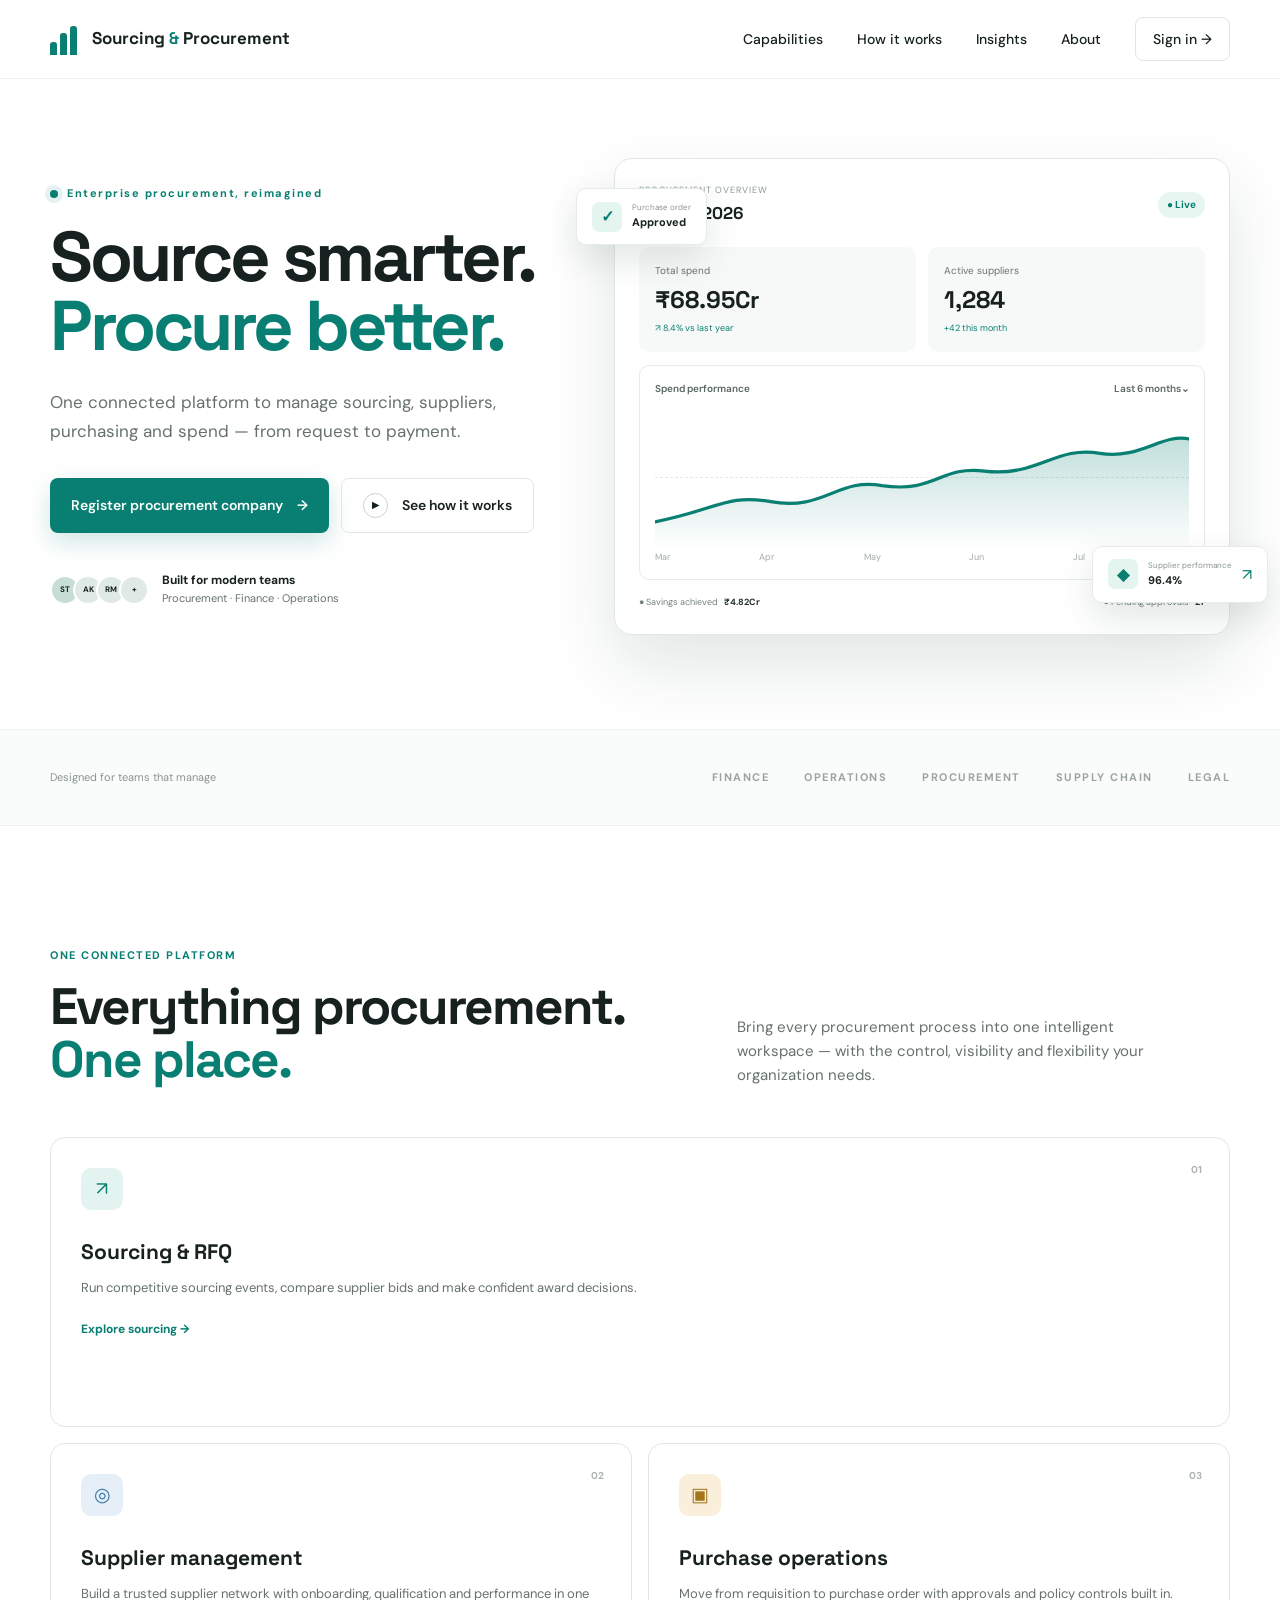
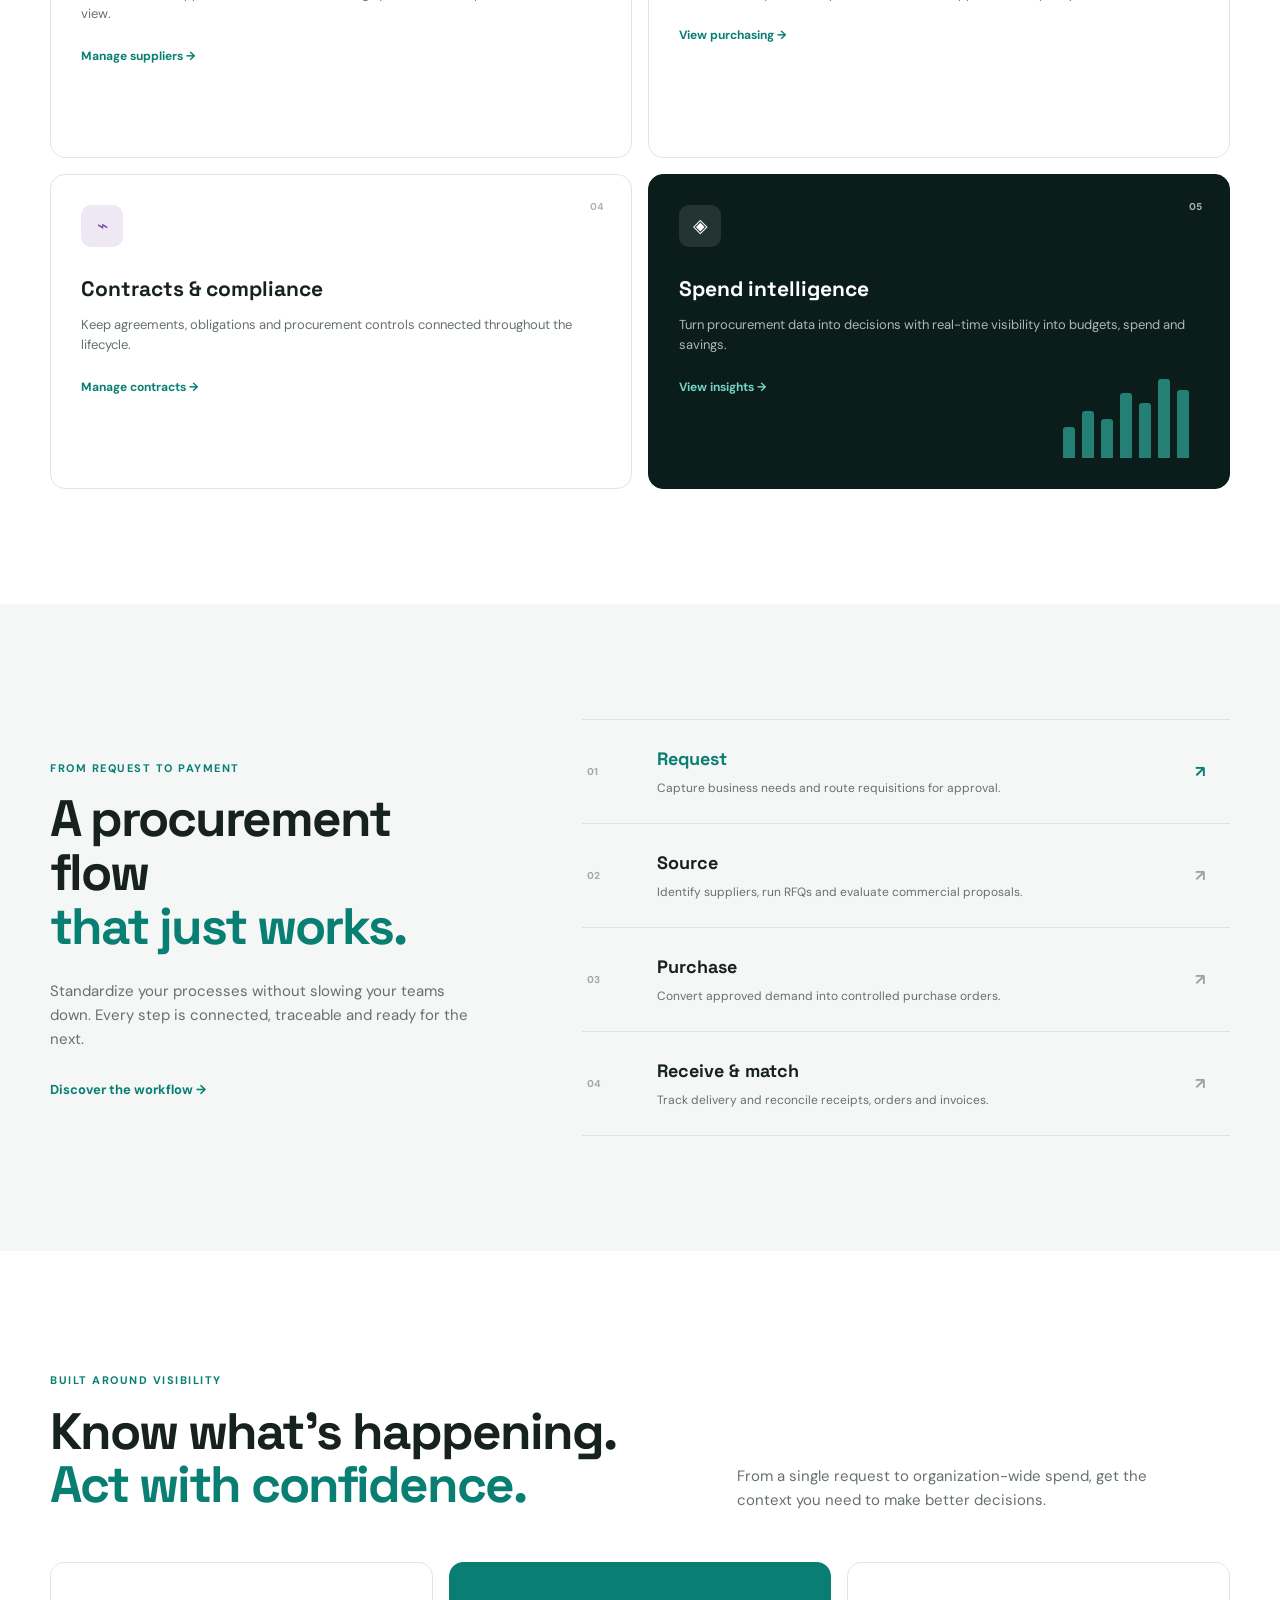
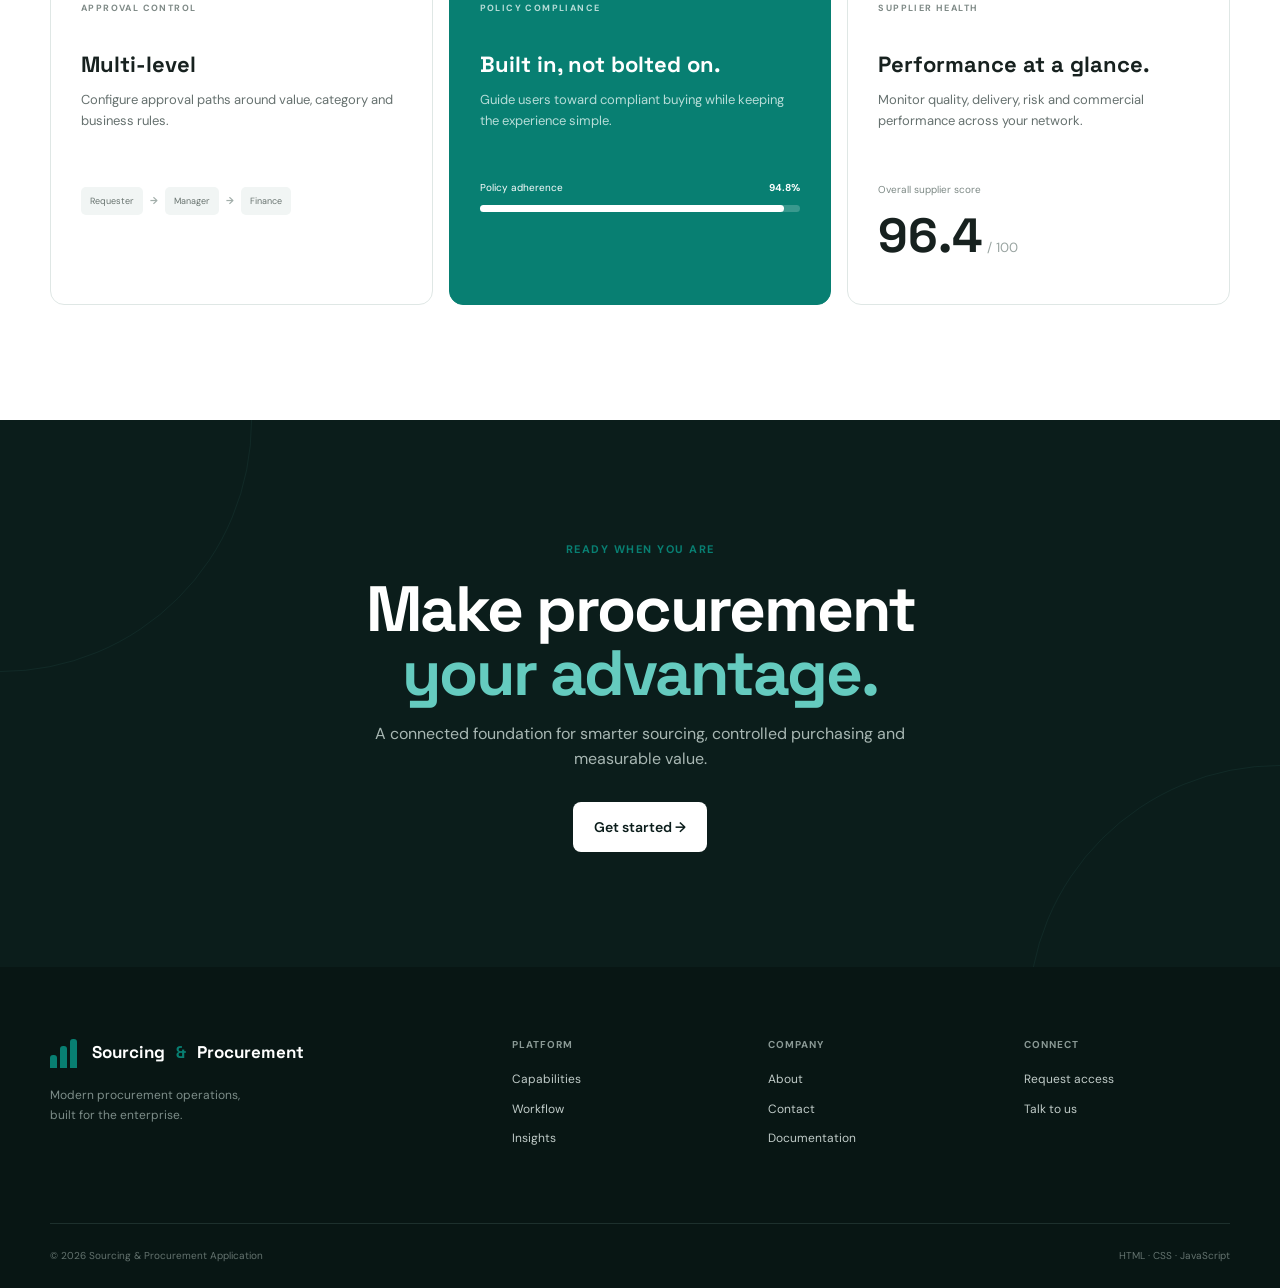
<file: spo-ui/index.html>
<!DOCTYPE html>
<html lang="en">
<head>
    <meta charset="UTF-8">
    <meta name="viewport" content="width=device-width, initial-scale=1.0">

    <meta name="description"
          content="Sourcing & Procurement Application - Modern enterprise procurement platform">

    <title>Sourcing & Procurement</title>

    <link rel="preconnect" href="https://fonts.googleapis.com">
    <link rel="preconnect" href="https://fonts.gstatic.com" crossorigin>

    <link
        href="https://fonts.googleapis.com/css2?family=DM+Sans:wght@400;500;600;700&family=Space+Grotesk:wght@500;600;700&display=swap"
        rel="stylesheet"
    >

    <link rel="stylesheet" href="css/style.css">
</head>

<body>

<div class="page">

    <!-- ================= HEADER ================= -->

    <header class="header">

        <nav class="navbar container">

            <a href="#" class="logo">
                <span class="logo-icon">
                    <span></span>
                    <span></span>
                    <span></span>
                </span>

                <span>
                    Sourcing
                    <strong>&amp;</strong>
                    Procurement
                </span>
            </a>

            <button
                class="menu-toggle"
                id="menuToggle"
                aria-label="Toggle navigation"
            >
                ☰
            </button>

            <div class="nav-links" id="navLinks">

                <a href="#capabilities">Capabilities</a>

                <a href="#workflow">How it works</a>

                <a href="#insights">Insights</a>

                <a href="#about">About</a>

                <a href="login.html" class="nav-button">
                    Sign in →
                </a>

            </div>

        </nav>

    </header>


    <!-- ================= HERO ================= -->

    <main>

        <section class="hero container">

            <div class="hero-content">

                <div class="eyebrow">
                    <span class="pulse"></span>

                    Enterprise procurement, reimagined
                </div>

                <h1>
                    Source smarter.
                    <br>

                    <span>Procure better.</span>
                </h1>

                <p>
                    One connected platform to manage sourcing,
                    suppliers, purchasing and spend —
                    from request to payment.
                </p>

                <div class="hero-actions">

                   <a href="onboarding.html" class="button primary">
                        Register procurement company
                        <span>→</span>
                    </a>

                    <a href="#workflow" class="button secondary">
                        <span class="play">▶</span>
                        See how it works
                    </a>

                </div>

                <div class="hero-proof">

                    <div class="avatars">

                        <span>ST</span>
                        <span>AK</span>
                        <span>RM</span>
                        <span>+</span>

                    </div>

                    <div>
                        <strong>Built for modern teams</strong>

                        <small>
                            Procurement · Finance · Operations
                        </small>
                    </div>

                </div>

            </div>


            <!-- Dashboard Preview -->

            <div class="dashboard-wrapper">

                <div class="dashboard">

                    <div class="dashboard-header">

                        <div>

                            <small>PROCUREMENT OVERVIEW</small>

                            <h3>August 2026</h3>

                        </div>

                        <span class="live">
                            ● Live
                        </span>

                    </div>


                    <div class="metrics">

                        <div class="metric">

                            <span>Total spend</span>

                            <strong>₹68.95Cr</strong>

                            <small class="positive">
                                ↗ 8.4% vs last year
                            </small>

                        </div>


                        <div class="metric">

                            <span>Active suppliers</span>

                            <strong>1,284</strong>

                            <small class="positive">
                                +42 this month
                            </small>

                        </div>

                    </div>


                    <div class="chart-card">

                        <div class="chart-header">

                            <span>
                                Spend performance
                            </span>

                            <span>
                                Last 6 months⌄
                            </span>

                        </div>

                        <div class="chart">

                            <div class="chart-line"></div>

                            <svg
                                viewBox="0 0 600 180"
                                preserveAspectRatio="none"
                            >

                                <defs>

                                    <linearGradient
                                        id="chartGradient"
                                        x1="0"
                                        y1="0"
                                        x2="0"
                                        y2="1"
                                    >

                                        <stop
                                            offset="0%"
                                            stop-color="#087f72"
                                            stop-opacity=".25"
                                        />

                                        <stop
                                            offset="100%"
                                            stop-color="#087f72"
                                            stop-opacity="0"
                                        />

                                    </linearGradient>

                                </defs>


                                <path
                                    d="M0 145
                                       C70 130 80 110 130 120
                                       C190 132 205 90 255 100
                                       C315 110 320 75 370 82
                                       C430 90 450 50 500 60
                                       C545 68 570 35 600 42
                                       L600 180
                                       L0 180 Z"
                                    fill="url(#chartGradient)"
                                />

                                <path
                                    d="M0 145
                                       C70 130 80 110 130 120
                                       C190 132 205 90 255 100
                                       C315 110 320 75 370 82
                                       C430 90 450 50 500 60
                                       C545 68 570 35 600 42"
                                    fill="none"
                                    stroke="#087f72"
                                    stroke-width="4"
                                    stroke-linecap="round"
                                />

                            </svg>

                        </div>


                        <div class="chart-labels">

                            <span>Mar</span>
                            <span>Apr</span>
                            <span>May</span>
                            <span>Jun</span>
                            <span>Jul</span>
                            <span>Aug</span>

                        </div>

                    </div>


                    <div class="dashboard-footer">

                        <span>
                            ● Savings achieved
                            <strong>₹4.82Cr</strong>
                        </span>

                        <span>
                            ● Pending approvals
                            <strong>27</strong>
                        </span>

                    </div>

                </div>


                <div class="floating-card approval">

                    <span class="floating-icon">✓</span>

                    <div>

                        <small>Purchase order</small>

                        <strong>Approved</strong>

                    </div>

                </div>


                <div class="floating-card supplier">

                    <span class="floating-icon">◆</span>

                    <div>

                        <small>Supplier performance</small>

                        <strong>96.4%</strong>

                    </div>

                    <span class="trend">↗</span>

                </div>

            </div>

        </section>


        <!-- ================= TRUST ================= -->

        <section class="trust-section">

            <div class="container trust">

                <span>Designed for teams that manage</span>

                <div>

                    <strong>FINANCE</strong>

                    <strong>OPERATIONS</strong>

                    <strong>PROCUREMENT</strong>

                    <strong>SUPPLY CHAIN</strong>

                    <strong>LEGAL</strong>

                </div>

            </div>

        </section>


        <!-- ================= CAPABILITIES ================= -->

        <section
            class="section container"
            id="capabilities"
        >

            <div class="section-heading">

                <div>

                    <small>ONE CONNECTED PLATFORM</small>

                    <h2>
                        Everything procurement.
                        <br>

                        <span>One place.</span>
                    </h2>

                </div>

                <p>
                    Bring every procurement process into one
                    intelligent workspace — with the control,
                    visibility and flexibility your organization needs.
                </p>

            </div>


            <div class="capability-grid">


                <article class="capability-card large">

                    <span class="card-number">01</span>

                    <div class="feature-icon teal">
                        ↗
                    </div>

                    <h3>Sourcing &amp; RFQ</h3>

                    <p>
                        Run competitive sourcing events,
                        compare supplier bids and make
                        confident award decisions.
                    </p>

                    <a href="#">
                        Explore sourcing →
                    </a>

                </article>


                <article class="capability-card">

                    <span class="card-number">02</span>

                    <div class="feature-icon blue">
                        ◎
                    </div>

                    <h3>Supplier management</h3>

                    <p>
                        Build a trusted supplier network with
                        onboarding, qualification and performance
                        in one view.
                    </p>

                    <a href="#">
                        Manage suppliers →
                    </a>

                </article>


                <article class="capability-card">

                    <span class="card-number">03</span>

                    <div class="feature-icon gold">
                        ▣
                    </div>

                    <h3>Purchase operations</h3>

                    <p>
                        Move from requisition to purchase order
                        with approvals and policy controls built in.
                    </p>

                    <a href="#">
                        View purchasing →
                    </a>

                </article>


                <article class="capability-card">

                    <span class="card-number">04</span>

                    <div class="feature-icon purple">
                        ⌁
                    </div>

                    <h3>Contracts &amp; compliance</h3>

                    <p>
                        Keep agreements, obligations and
                        procurement controls connected throughout
                        the lifecycle.
                    </p>

                    <a href="#">
                        Manage contracts →
                    </a>

                </article>


                <article class="capability-card dark">

                    <span class="card-number">05</span>

                    <div class="feature-icon white">
                        ◈
                    </div>

                    <h3>Spend intelligence</h3>

                    <p>
                        Turn procurement data into decisions with
                        real-time visibility into budgets, spend
                        and savings.
                    </p>

                    <a href="#">
                        View insights →
                    </a>

                    <div class="bars">

                        <span></span>
                        <span></span>
                        <span></span>
                        <span></span>
                        <span></span>
                        <span></span>
                        <span></span>

                    </div>

                </article>

            </div>

        </section>


        <!-- ================= WORKFLOW ================= -->

        <section
            class="workflow"
            id="workflow"
        >

            <div class="container workflow-grid">

                <div>

                    <small>FROM REQUEST TO PAYMENT</small>

                    <h2>
                        A procurement flow
                        <br>

                        <span>that just works.</span>
                    </h2>

                    <p>
                        Standardize your processes without slowing
                        your teams down. Every step is connected,
                        traceable and ready for the next.
                    </p>

                    <a href="#" class="text-link">
                        Discover the workflow →
                    </a>

                </div>


                <div class="steps">

                    <div class="step active">

                        <span>01</span>

                        <div>

                            <strong>Request</strong>

                            <p>
                                Capture business needs and route
                                requisitions for approval.
                            </p>

                        </div>

                        <b>↗</b>

                    </div>


                    <div class="step">

                        <span>02</span>

                        <div>

                            <strong>Source</strong>

                            <p>
                                Identify suppliers, run RFQs and
                                evaluate commercial proposals.
                            </p>

                        </div>

                        <b>↗</b>

                    </div>


                    <div class="step">

                        <span>03</span>

                        <div>

                            <strong>Purchase</strong>

                            <p>
                                Convert approved demand into
                                controlled purchase orders.
                            </p>

                        </div>

                        <b>↗</b>

                    </div>


                    <div class="step">

                        <span>04</span>

                        <div>

                            <strong>Receive &amp; match</strong>

                            <p>
                                Track delivery and reconcile
                                receipts, orders and invoices.
                            </p>

                        </div>

                        <b>↗</b>

                    </div>

                </div>

            </div>

        </section>


        <!-- ================= INSIGHTS ================= -->

        <section
            class="section container"
            id="insights"
        >

            <div class="section-heading">

                <div>

                    <small>BUILT AROUND VISIBILITY</small>

                    <h2>
                        Know what's happening.
                        <br>

                        <span>Act with confidence.</span>
                    </h2>

                </div>

                <p>
                    From a single request to organization-wide
                    spend, get the context you need to make
                    better decisions.
                </p>

            </div>


            <div class="insight-grid">

                <article class="insight-card">

                    <small>APPROVAL CONTROL</small>

                    <h3>Multi-level</h3>

                    <p>
                        Configure approval paths around value,
                        category and business rules.
                    </p>

                    <div class="approval-flow">

                        <span>Requester</span>
                        <b>→</b>
                        <span>Manager</span>
                        <b>→</b>
                        <span>Finance</span>

                    </div>

                </article>


                <article class="insight-card highlight">

                    <small>POLICY COMPLIANCE</small>

                    <h3>Built in, not bolted on.</h3>

                    <p>
                        Guide users toward compliant buying while
                        keeping the experience simple.
                    </p>

                    <div class="progress">

                        <div>

                            <span>Policy adherence</span>

                            <strong>94.8%</strong>

                        </div>

                        <div class="progress-bar">

                            <span></span>

                        </div>

                    </div>

                </article>


                <article class="insight-card">

                    <small>SUPPLIER HEALTH</small>

                    <h3>Performance at a glance.</h3>

                    <p>
                        Monitor quality, delivery, risk and
                        commercial performance across your network.
                    </p>

                    <div class="score">

                        <span>Overall supplier score</span>

                        <strong>96.4</strong>

                        <small>/ 100</small>

                    </div>

                </article>

            </div>

        </section>


        <!-- ================= CTA ================= -->

        <section class="cta" id="login">

            <div class="container">

                <small>READY WHEN YOU ARE</small>

                <h2>
                    Make procurement
                    <br>
                    <em>your advantage.</em>
                </h2>

                <p>
                    A connected foundation for smarter sourcing,
                    controlled purchasing and measurable value.
                </p>

                <a href="onboarding.html"
                    class="button light">
                        Get started →
                </a>

            </div>

        </section>

    </main>


    <!-- ================= FOOTER ================= -->

    <footer id="about">

        <div class="container footer-grid">

            <div>

                <a href="#" class="logo">

                    <span class="logo-icon">
                        <span></span>
                        <span></span>
                        <span></span>
                    </span>

                    Sourcing
                    <strong>&amp;</strong>
                    Procurement

                </a>

                <p>
                    Modern procurement operations,
                    <br>
                    built for the enterprise.
                </p>

            </div>


            <div>

                <h4>Platform</h4>

                <a href="#capabilities">Capabilities</a>

                <a href="#workflow">Workflow</a>

                <a href="#insights">Insights</a>

            </div>


            <div>

                <h4>Company</h4>

                <a href="#about">About</a>

                <a href="#login">Contact</a>

                <a href="#">Documentation</a>

            </div>


            <div>

                <h4>Connect</h4>

                <a href="#login">Request access</a>

                <a href="#login">Talk to us</a>

            </div>

        </div>


        <div class="container footer-bottom">

            <span>
                © 2026 Sourcing &amp; Procurement Application
            </span>

            <span>
                HTML · CSS · JavaScript
            </span>

        </div>

    </footer>

</div>


<script src="js/app.js"></script>

</body>
</html>
</file>
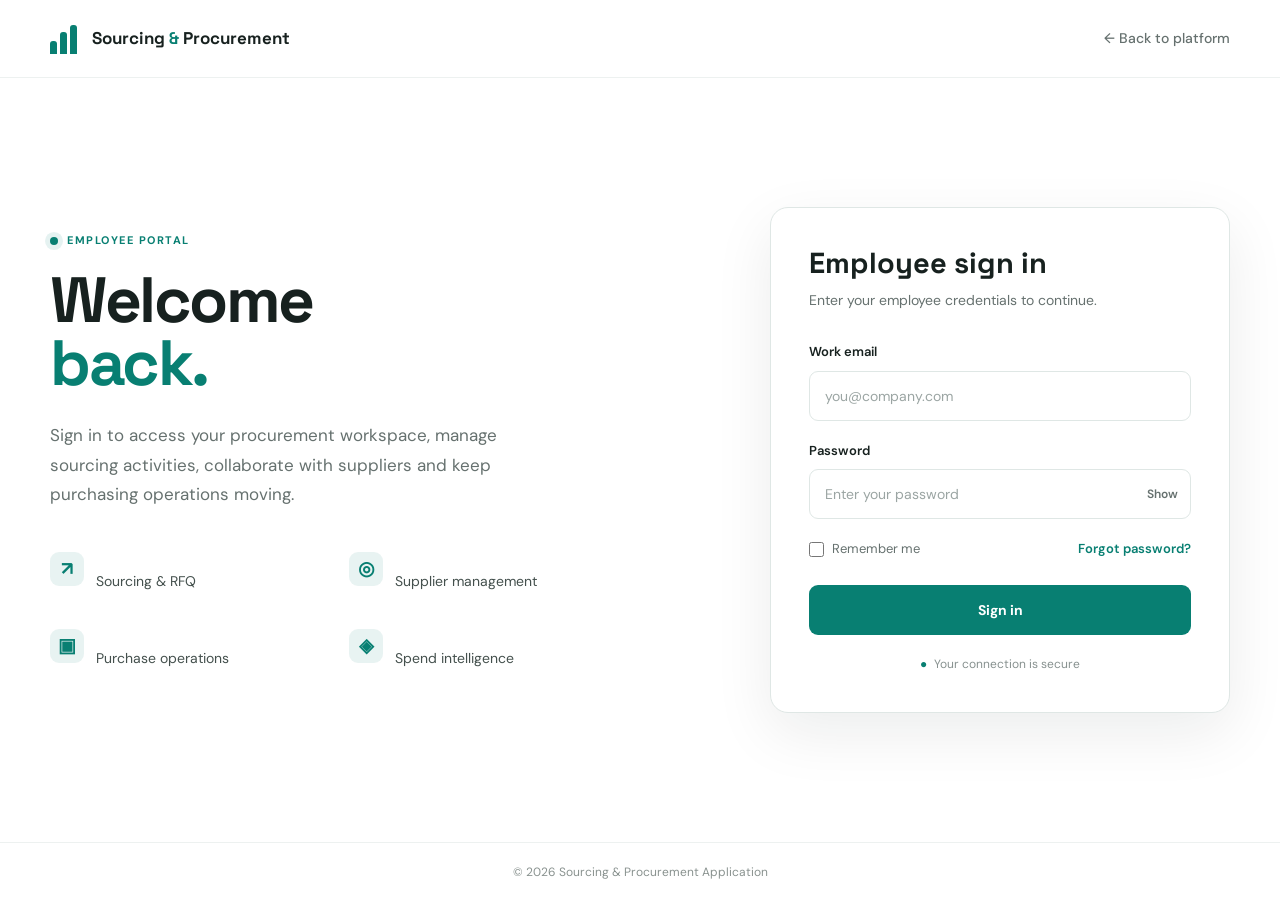
<file: spo-ui/dashboard.html>
<!DOCTYPE html>
<html lang="en">

<head>

    <meta charset="UTF-8">

    <meta
        name="viewport"
        content="width=device-width, initial-scale=1.0"
    >

    <meta
        name="description"
        content="Sourcing & Procurement employee dashboard"
    >

    <title>Dashboard | Sourcing & Procurement</title>

    <link rel="stylesheet" href="css/style.css">
    <link rel="stylesheet" href="css/dashboard.css">

    <link rel="preconnect" href="https://fonts.googleapis.com">
    <link rel="preconnect" href="https://fonts.gstatic.com" crossorigin>

    <link
        href="https://fonts.googleapis.com/css2?family=DM+Sans:wght@400;500;600;700&family=Space+Grotesk:wght@500;600;700&display=swap"
        rel="stylesheet"
    >

</head>


<body>

<div class="app">

    <!-- =====================================================
         SIDEBAR
         ===================================================== -->

    <aside class="sidebar" id="sidebar">

        <div class="sidebar-top">

            <a href="dashboard.html" class="dashboard-logo">

                <span class="logo-icon">

                    <span></span>
                    <span></span>
                    <span></span>

                </span>

                <span>
                    Sourcing
                    <strong>&amp;</strong>
                    Procurement
                </span>

            </a>


            <button
                class="sidebar-close"
                id="sidebarClose"
                aria-label="Close navigation">
                ×
            </button>


            <nav class="sidebar-nav">

                <!-- =================================================
                    WORKSPACE
                    ================================================= -->

                <div class="nav-section">

                    <span class="nav-section-title">
                        WORKSPACE
                    </span>


                    <!-- Overview - Everyone who can access dashboard -->
                    <a
                        href="dashboard.html"
                        class="sidebar-link active">

                        <span class="sidebar-icon">⌂</span>

                        <span>Overview</span>

                    </a>


                    <!-- Sourcing & RFQ -->
                    <a
                        href="#"
                        class="sidebar-link permission-item"
                        data-operation="VIEW_RFQ">

                        <span class="sidebar-icon">↗</span>

                        <span>Sourcing &amp; RFQ</span>

                        <span class="nav-count">8</span>

                    </a>


                    <!-- Suppliers -->
                    <a
                        href="#"
                        class="sidebar-link permission-item"
                        data-operation="VIEW_SUPPLIER">

                        <span class="sidebar-icon">◎</span>

                        <span>Suppliers</span>

                    </a>


                    <!-- Purchase Orders -->
                    <a
                        href="#"
                        class="sidebar-link permission-item"
                        data-operation="VIEW_PURCHASE_ORDER">

                        <span class="sidebar-icon">▣</span>

                        <span>Purchase Orders</span>

                        <span class="nav-count warning">
                            12
                        </span>

                    </a>


                    <!-- Requisitions -->
                    <a
                        href="#"
                        class="sidebar-link permission-item"
                        data-operation="VIEW_PURCHASE_REQUISITION">

                        <span class="sidebar-icon">◫</span>

                        <span>Requisitions</span>

                    </a>

                    <!-- Create Role -->
                    <a
                        href="#"
                        class="sidebar-link permission-item"
                        data-operation="CREATE_ROLE">

                        <span class="sidebar-icon">+</span>

                        <span>Create Role</span>
                    </a>

                </div>


                <!-- =================================================
                    MANAGEMENT
                    ================================================= -->

                <div class="nav-section">

                    <span class="nav-section-title">
                        MANAGEMENT
                    </span>


                    <!-- Spend Analytics -->
                    <a
                        href="#"
                        class="sidebar-link permission-item"
                        data-operation="VIEW_SPEND_ANALYTICS">

                        <span class="sidebar-icon">◈</span>

                        <span>Spend Analytics</span>

                    </a>


                    <!-- Contracts -->
                    <a
                        href="#"
                        class="sidebar-link permission-item"
                        data-operation="VIEW_CONTRACT">

                        <span class="sidebar-icon">⌁</span>

                        <span>Contracts</span>

                    </a>


                    <!-- Approvals -->
                    <a
                        href="#"
                        class="sidebar-link permission-item"
                        data-operation="VIEW_APPROVALS">

                        <span class="sidebar-icon">✓</span>

                        <span>Approvals</span>

                        <span class="nav-count">
                            27
                        </span>

                    </a>


                    <!-- Reports -->
                    <a
                        href="#"
                        class="sidebar-link permission-item"
                        data-operation="VIEW_REPORTS">

                        <span class="sidebar-icon">▤</span>

                        <span>Reports</span>

                    </a>

                </div>


                <!-- =================================================
                    ADMINISTRATION
                    ================================================= -->

                <div class="nav-section">

                    <span class="nav-section-title">
                        ADMINISTRATION
                    </span>


                    <!-- Settings -->
                    <a
                        href="settings.html"
                        class="sidebar-link permission-item"
                        >

                        <span class="sidebar-icon">⚙</span>

                        <span>Settings</span>

                    </a>

                </div>

            </nav>

        </div>


        <!-- USER -->

        <div class="sidebar-user">

            <div class="user-avatar">
                ST
            </div>

            <div class="user-details">

                <strong id="sidebarUserName">
                    Somendra Tiwari
                </strong>

                <span id="sidebarUserRole">
                    Procurement Manager
                </span>

            </div>

            <button
                id="sidebarLogout"
                class="logout-button"
                title="Sign out">
                ↪
            </button>

        </div>

    </aside>


    <!-- =====================================================
         MAIN AREA
         ===================================================== -->

    <div class="main-area">


        <!-- =================================================
             TOPBAR
             ================================================= -->

        <header class="dashboard-header">

            <div class="header-left">

                <button
                    id="sidebarToggle"
                    class="sidebar-toggle"
                    aria-label="Open navigation">
                    ☰
                </button>


                <div>

                    <span class="breadcrumb">
                        Workspace / Overview
                    </span>

                    <h1>
                        Procurement overview
                    </h1>

                </div>

            </div>


            <div class="header-actions">

                <button
                    class="header-action"
                    title="Search">
                    ⌕
                </button>


                <button
                    class="header-action notification-button"
                    id="notificationButton"
                    title="Notifications">

                    ♧

                    <span class="notification-dot"></span>

                </button>


                <div class="header-divider"></div>


                <button
                    class="profile-button"
                    id="profileButton">

                    <span class="profile-avatar" id="profileAvatar">
                        ST
                    </span>

                    <span class="profile-name" id="profileName">
                        Somendra
                    </span>

                    <span class="profile-arrow">
                       ⌄
                    </span>

                </button>

            </div>

        </header>


        <!-- =================================================
             CONTENT
             ================================================= -->

        <main class="dashboard-content">


            <!-- =============================================
                 WELCOME
                 ============================================= -->

            <section class="welcome-section">

                <div>

                    <span class="welcome-label">
                        SATURDAY, AUGUST 22, 2026
                    </span>

                    <h2>
                        Good afternoon, <span id="welcomeUserName"></span>.
                    </h2>

                    <p>
                        Here's what's happening across your
                        procurement operations today.
                    </p>

                </div>


                <div class="welcome-actions">

                    <button class="button secondary">
                        Export report
                        <span>↓</span>
                    </button>

                    <button class="button primary">
                        + Create request
                    </button>

                </div>

            </section>


            <!-- =============================================
                 KPI CARDS
                 ============================================= -->

            <section class="kpi-grid">


                <article class="kpi-card">

                    <div class="kpi-top">

                        <span class="kpi-label">
                            TOTAL SPEND
                        </span>

                        <span class="kpi-icon teal">
                            ◈
                        </span>

                    </div>

                    <strong class="kpi-value">
                        ₹68.95Cr
                    </strong>

                    <div class="kpi-footer">

                        <span class="positive">
                            ↗ 8.4%
                        </span>

                        <span>
                            vs last year
                        </span>

                    </div>

                </article>


                <article class="kpi-card">

                    <div class="kpi-top">

                        <span class="kpi-label">
                            ACTIVE SUPPLIERS
                        </span>

                        <span class="kpi-icon blue">
                            ◎
                        </span>

                    </div>

                    <strong class="kpi-value">
                        1,284
                    </strong>

                    <div class="kpi-footer">

                        <span class="positive">
                            +42
                        </span>

                        <span>
                            this month
                        </span>

                    </div>

                </article>


                <article class="kpi-card">

                    <div class="kpi-top">

                        <span class="kpi-label">
                            SAVINGS ACHIEVED
                        </span>

                        <span class="kpi-icon gold">
                            ↗
                        </span>

                    </div>

                    <strong class="kpi-value">
                        ₹4.82Cr
                    </strong>

                    <div class="kpi-footer">

                        <span class="positive">
                            12.6%
                        </span>

                        <span>
                            of addressable spend
                        </span>

                    </div>

                </article>


                <article class="kpi-card">

                    <div class="kpi-top">

                        <span class="kpi-label">
                            PENDING APPROVALS
                        </span>

                        <span class="kpi-icon purple">
                            ✓
                        </span>

                    </div>

                    <strong class="kpi-value">
                        27
                    </strong>

                    <div class="kpi-footer">

                        <span class="attention">
                            8 urgent
                        </span>

                        <span>
                            requiring action
                        </span>

                    </div>

                </article>

            </section>


            <!-- =============================================
                 MAIN GRID
                 ============================================= -->

            <section class="dashboard-grid">


                <!-- SPEND CHART -->

                <article class="dashboard-card spend-card">

                    <div class="card-header">

                        <div>

                            <span class="card-eyebrow">
                                SPEND PERFORMANCE
                            </span>

                            <h3>
                                Spend overview
                            </h3>

                        </div>


                        <select
                            id="spendPeriod"
                            class="period-select">

                            <option value="6">
                                Last 6 months
                            </option>

                            <option value="12">
                                Last 12 months
                            </option>

                        </select>

                    </div>


                    <div class="spend-summary">

                        <strong>
                            ₹68.95Cr
                        </strong>

                        <span class="positive">
                            ↗ 8.4%
                        </span>

                    </div>


                    <div class="chart-container">

                        <div class="chart-y-axis">

                            <span>₹80Cr</span>
                            <span>₹60Cr</span>
                            <span>₹40Cr</span>
                            <span>₹20Cr</span>
                            <span>₹0</span>

                        </div>


                        <div class="chart-area">

                            <div class="chart-grid-lines">

                                <span></span>
                                <span></span>
                                <span></span>
                                <span></span>
                                <span></span>

                            </div>


                            <svg
                                class="spend-chart"
                                viewBox="0 0 700 260"
                                preserveAspectRatio="none">

                                <defs>

                                    <linearGradient
                                        id="spendGradient"
                                        x1="0"
                                        y1="0"
                                        x2="0"
                                        y2="1">

                                        <stop
                                            offset="0%"
                                            stop-color="#087f72"
                                            stop-opacity=".24"
                                        />

                                        <stop
                                            offset="100%"
                                            stop-color="#087f72"
                                            stop-opacity="0"
                                        />

                                    </linearGradient>

                                </defs>


                                <path
                                    class="chart-area-fill"
                                    d="
                                        M0 205
                                        C80 185 90 155 140 172
                                        C190 188 210 145 260 150
                                        C320 157 340 105 390 120
                                        C450 138 465 82 520 94
                                        C575 105 610 62 700 55
                                        L700 260
                                        L0 260 Z
                                    "
                                />


                                <path
                                    class="chart-line-path"
                                    d="
                                        M0 205
                                        C80 185 90 155 140 172
                                        C190 188 210 145 260 150
                                        C320 157 340 105 390 120
                                        C450 138 465 82 520 94
                                        C575 105 610 62 700 55
                                    "
                                />

                            </svg>


                            <div class="chart-x-axis">

                                <span>Mar</span>
                                <span>Apr</span>
                                <span>May</span>
                                <span>Jun</span>
                                <span>Jul</span>
                                <span>Aug</span>

                            </div>

                        </div>

                    </div>

                </article>


                <!-- APPROVALS -->

                <article class="dashboard-card approvals-card">

                    <div class="card-header">

                        <div>

                            <span class="card-eyebrow">
                                ACTION REQUIRED
                            </span>

                            <h3>
                                Pending approvals
                            </h3>

                        </div>

                        <a href="#" class="view-link">
                            View all →
                        </a>

                    </div>


                    <div class="approval-total">

                        <strong>27</strong>

                        <span>
                            requests waiting
                        </span>

                    </div>


                    <div class="approval-list">


                        <div class="approval-item">

                            <span class="approval-item-icon">
                                PO
                            </span>

                            <div>

                                <strong>
                                    PO-2026-0842
                                </strong>

                                <small>
                                    Office supplies · ₹4.8L
                                </small>

                            </div>

                            <span class="approval-status urgent">
                                Urgent
                            </span>

                        </div>


                        <div class="approval-item">

                            <span class="approval-item-icon">
                                RF
                            </span>

                            <div>

                                <strong>
                                    RFQ-2026-0198
                                </strong>

                                <small>
                                    IT hardware · ₹12.4L
                                </small>

                            </div>

                            <span class="approval-status">
                                Today
                            </span>

                        </div>


                        <div class="approval-item">

                            <span class="approval-item-icon">
                                PR
                            </span>

                            <div>

                                <strong>
                                    PR-2026-0341
                                </strong>

                                <small>
                                    Facilities · ₹2.1L
                                </small>

                            </div>

                            <span class="approval-status">
                                Today
                            </span>

                        </div>


                        <div class="approval-item">

                            <span class="approval-item-icon">
                                PO
                            </span>

                            <div>

                                <strong>
                                    PO-2026-0819
                                </strong>

                                <small>
                                    Raw materials · ₹8.7L
                                </small>

                            </div>

                            <span class="approval-status">
                                2d
                            </span>

                        </div>

                    </div>

                </article>


            </section>


            <!-- =============================================
                 SECOND ROW
                 ============================================= -->

            <section class="dashboard-grid second-row">


                <!-- SUPPLIER PERFORMANCE -->

                <article class="dashboard-card supplier-card">

                    <div class="card-header">

                        <div>

                            <span class="card-eyebrow">
                                SUPPLIER HEALTH
                            </span>

                            <h3>
                                Supplier performance
                            </h3>

                        </div>

                        <a href="#" class="view-link">
                            View suppliers →
                        </a>

                    </div>


                    <div class="supplier-score">

                        <div class="score-circle">

                            <strong>
                                96.4
                            </strong>

                            <span>
                                /100
                            </span>

                        </div>


                        <div class="score-details">

                            <div class="score-row">

                                <span>
                                    Quality
                                </span>

                                <div class="mini-progress">
                                    <span style="width: 97%"></span>
                                </div>

                                <strong>
                                    97%
                                </strong>

                            </div>


                            <div class="score-row">

                                <span>
                                    Delivery
                                </span>

                                <div class="mini-progress">
                                    <span style="width: 94%"></span>
                                </div>

                                <strong>
                                    94%
                                </strong>

                            </div>


                            <div class="score-row">

                                <span>
                                    Compliance
                                </span>

                                <div class="mini-progress">
                                    <span style="width: 98%"></span>
                                </div>

                                <strong>
                                    98%
                                </strong>

                            </div>

                        </div>

                    </div>

                </article>


                <!-- RECENT ACTIVITY -->

                <article class="dashboard-card activity-card">

                    <div class="card-header">

                        <div>

                            <span class="card-eyebrow">
                                ACTIVITY
                            </span>

                            <h3>
                                Recent activity
                            </h3>

                        </div>

                        <a href="#" class="view-link">
                            View all →
                        </a>

                    </div>


                    <div class="activity-list">


                        <div class="activity-item">

                            <span class="activity-dot green"></span>

                            <div>

                                <strong>
                                    Purchase order approved
                                </strong>

                                <small>
                                    PO-2026-0842 · 12 minutes ago
                                </small>

                            </div>

                        </div>


                        <div class="activity-item">

                            <span class="activity-dot blue"></span>

                            <div>

                                <strong>
                                    New supplier onboarded
                                </strong>

                                <small>
                                    Vertex Industrial Supplies · 1h ago
                                </small>

                            </div>

                        </div>


                        <div class="activity-item">

                            <span class="activity-dot gold"></span>

                            <div>

                                <strong>
                                    RFQ received 6 bids
                                </strong>

                                <small>
                                    RFQ-2026-0198 · 2h ago
                                </small>

                            </div>

                        </div>


                        <div class="activity-item">

                            <span class="activity-dot purple"></span>

                            <div>

                                <strong>
                                    Contract nearing expiry
                                </strong>

                                <small>
                                    CNT-2025-0412 · 3h ago
                                </small>

                            </div>

                        </div>

                    </div>

                </article>


            </section>


            <!-- =============================================
                 QUICK ACTIONS
                 ============================================= -->

            <section class="quick-section">

                <div class="section-title">

                    <div>

                        <span>
                            PROCUREMENT WORKSPACE
                        </span>

                        <h3>
                            Quick actions
                        </h3>

                    </div>

                </div>


                <div class="quick-grid">


                    <a href="#" class="quick-card">

                        <span class="quick-icon teal">
                            ↗
                        </span>

                        <div>

                            <strong>
                                Create RFQ
                            </strong>

                            <small>
                                Start a sourcing event
                            </small>

                        </div>

                        <span class="quick-arrow">
                            →
                        </span>

                    </a>


                    <a href="#" class="quick-card">

                        <span class="quick-icon blue">
                            +
                        </span>

                        <div>

                            <strong>
                                Create requisition
                            </strong>

                            <small>
                                Request a purchase
                            </small>

                        </div>

                        <span class="quick-arrow">
                            →
                        </span>

                    </a>


                    <a href="#" class="quick-card">

                        <span class="quick-icon gold">
                            ◎
                        </span>

                        <div>

                            <strong>
                                Add supplier
                            </strong>

                            <small>
                                Onboard a new supplier
                            </small>

                        </div>

                        <span class="quick-arrow">
                            →
                        </span>

                    </a>


                    <a href="#" class="quick-card">

                        <span class="quick-icon purple">
                            ◈
                        </span>

                        <div>

                            <strong>
                                View analytics
                            </strong>

                            <small>
                                Explore spend insights
                            </small>

                        </div>

                        <span class="quick-arrow">
                            →
                        </span>

                    </a>

                </div>

            </section>


        </main>


        <!-- =================================================
             FOOTER
             ================================================= -->

        <footer class="dashboard-footer">

            <span>
                Sourcing &amp; Procurement
            </span>

            <span>
                © 2026
            </span>

        </footer>

    </div>

</div>


<!-- MOBILE OVERLAY -->

<div
    class="sidebar-overlay"
    id="sidebarOverlay">
</div>


<script src="js/dashboard.js"></script>

</body>

</html>
</file>
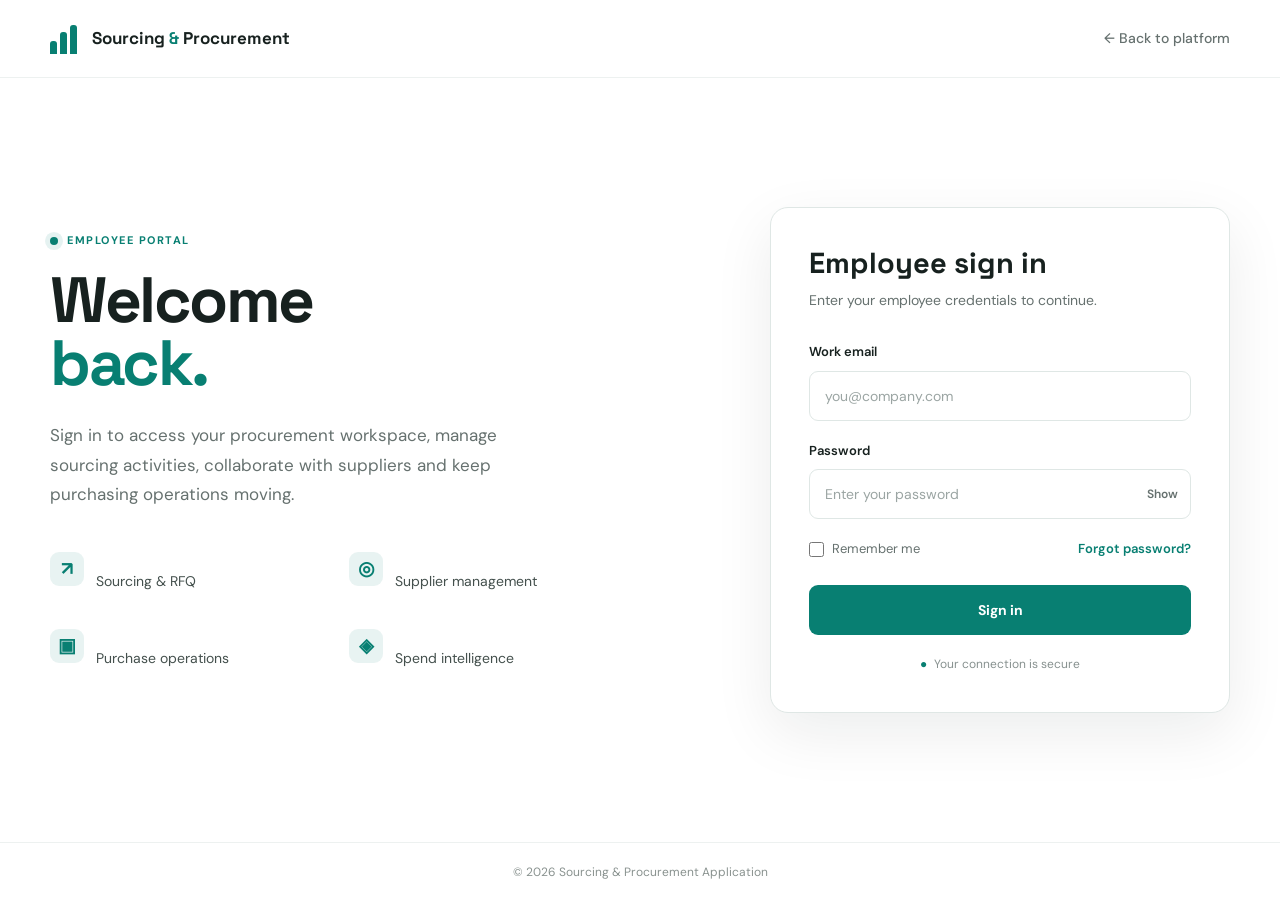
<file: spo-ui/login.html>
<!DOCTYPE html>
<html lang="en">
<head>
    <meta charset="UTF-8">
    <meta name="viewport" content="width=device-width, initial-scale=1.0">

    <title>Employee Login | Sourcing & Procurement</title>

    <link rel="stylesheet" href="css/style.css">
    <link rel="stylesheet" href="css/login.css">

    <link rel="preconnect" href="https://fonts.googleapis.com">
    <link rel="preconnect" href="https://fonts.gstatic.com" crossorigin>

    <link
        href="https://fonts.googleapis.com/css2?family=DM+Sans:wght@400;500;600;700&family=Space+Grotesk:wght@500;600;700&display=swap"
        rel="stylesheet"
    >
</head>

<body>

<header class="login-header">
    <div class="login-navbar">

        <a href="index.html" class="brand">
            <span class="brand-mark">
                <span></span>
                <span></span>
                <span></span>
            </span>

            <span>
                Sourcing <strong>&amp;</strong> Procurement
            </span>
        </a>

        <a href="index.html" class="back-link">
            ← Back to platform
        </a>

    </div>
</header>


<main class="login-page">

    <section class="login-intro">

        <div class="login-eyebrow">
            <span class="eyebrow-dot"></span>
            Employee Portal
        </div>

        <h1>
            Welcome<br>
            <span>back.</span>
        </h1>

        <p>
            Sign in to access your procurement workspace,
            manage sourcing activities, collaborate with
            suppliers and keep purchasing operations moving.
        </p>

        <div class="login-features">

            <div class="login-feature">
                <span class="feature-icon">↗</span>
                <span>Sourcing &amp; RFQ</span>
            </div>

            <div class="login-feature">
                <span class="feature-icon">◎</span>
                <span>Supplier management</span>
            </div>

            <div class="login-feature">
                <span class="feature-icon">▣</span>
                <span>Purchase operations</span>
            </div>

            <div class="login-feature">
                <span class="feature-icon">◈</span>
                <span>Spend intelligence</span>
            </div>

        </div>

    </section>


    <section class="login-card">

        <div class="login-card-header">
            <h2>Employee sign in</h2>

            <p>
                Enter your employee credentials to continue.
            </p>
        </div>


        <div
            id="loginError"
            class="login-error"
            role="alert">
        </div>


        <form id="loginForm">

            <div class="form-field">

                <label for="email">
                    Work email
                </label>

                <input
                    id="email"
                    name="email"
                    type="email"
                    placeholder="you@company.com"
                    autocomplete="username"
                    required
                >

            </div>


            <div class="form-field">

                <label for="password">
                    Password
                </label>

                <div class="password-field">

                    <input
                        id="password"
                        name="password"
                        type="password"
                        placeholder="Enter your password"
                        autocomplete="current-password"
                        required
                    >

                    <button
                        type="button"
                        id="togglePassword"
                        class="password-toggle">
                        Show
                    </button>

                </div>

            </div>


            <div class="login-options">

                <label class="remember-me">

                    <input
                        type="checkbox"
                        id="rememberMe"
                    >

                    <span>Remember me</span>

                </label>

                <a
                    href="#"
                    id="forgotPassword"
                    class="forgot-password">
                    Forgot password?
                </a>

            </div>


            <div
                id="loginError"
                class="login-error">
            </div>


            <button
                type="submit"
                id="loginButton"
                class="login-button">

                <span id="loginButtonText">
                    Sign in
                </span>

            </button>

        </form>


        <div class="security-message">
            <span>●</span>
            Your connection is secure
        </div>

    </section>

</main>


<footer class="login-footer">
    © 2026 Sourcing &amp; Procurement Application
</footer>


<script src="js/login.js"></script>

</body>
</html>
</file>
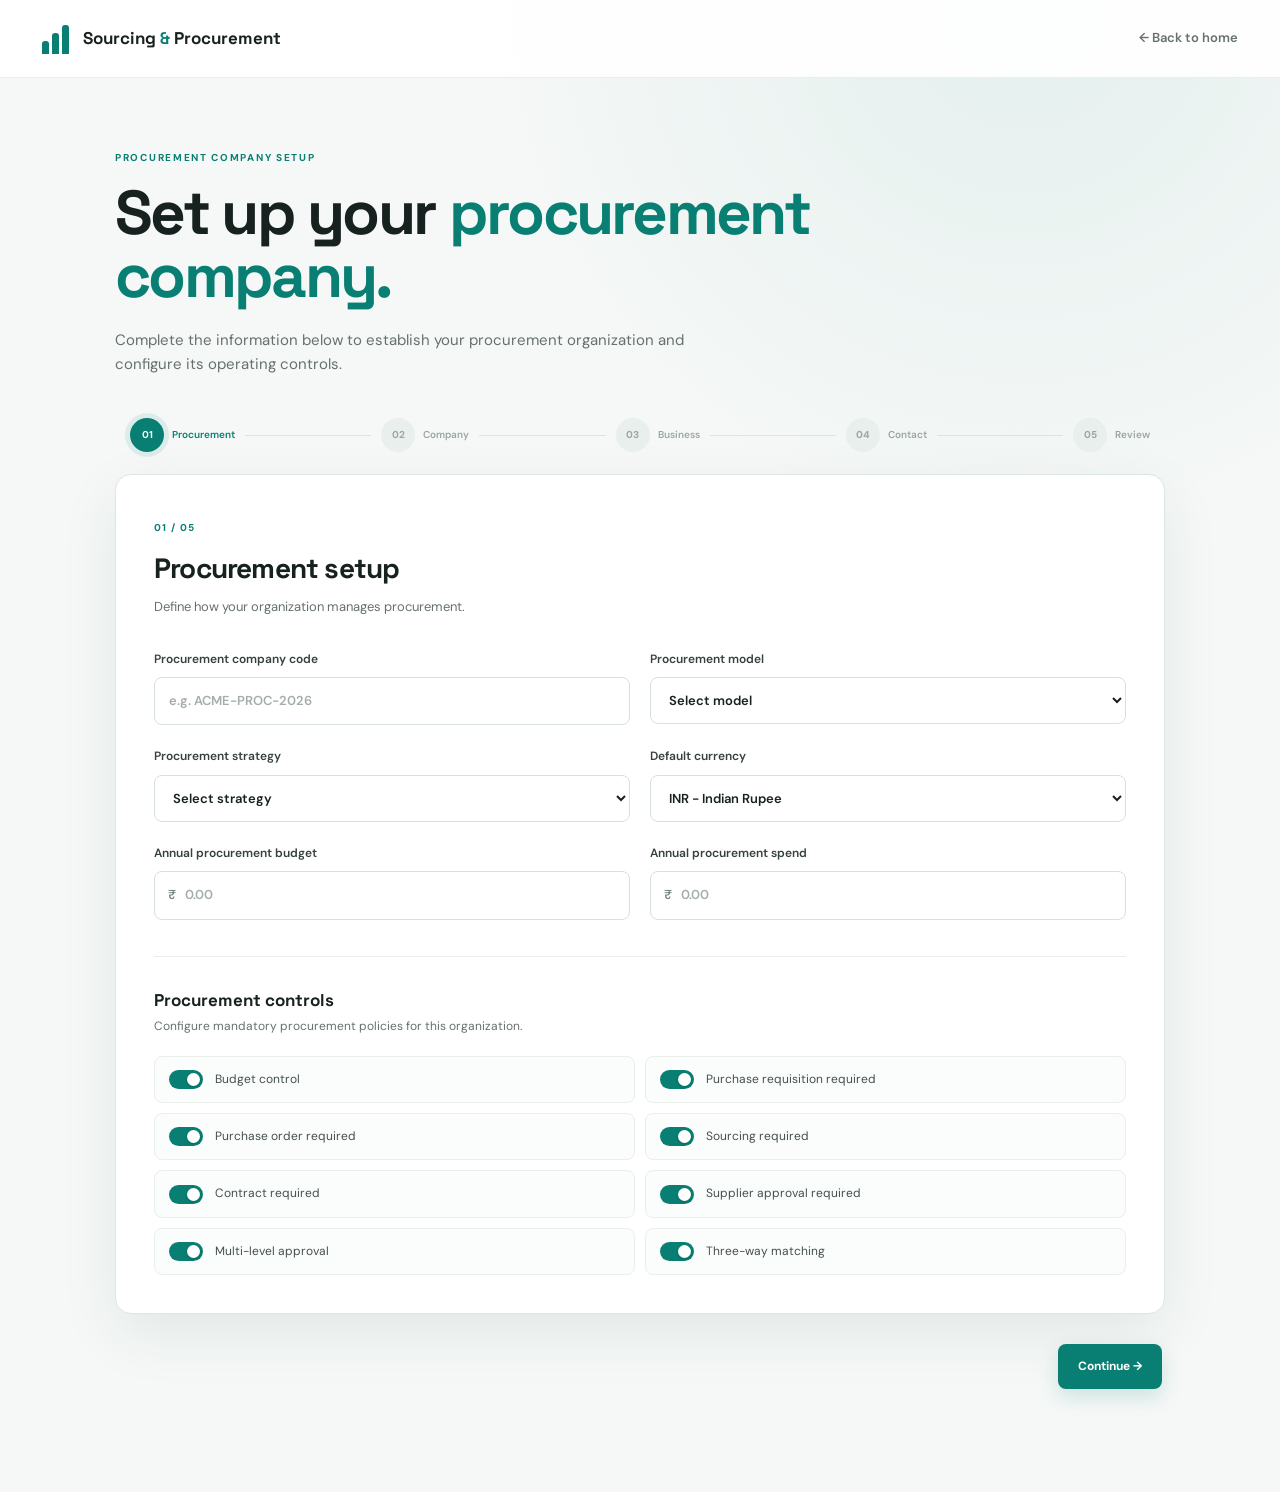
<file: spo-ui/onboarding.html>
<!DOCTYPE html>
<html lang="en">
<head>
    <meta charset="UTF-8">
    <meta name="viewport" content="width=device-width, initial-scale=1.0">

    <title>Procurement Company Onboarding | Sourcing & Procurement</title>

    <link rel="preconnect" href="https://fonts.googleapis.com">
    <link rel="preconnect"
          href="https://fonts.gstatic.com"
          crossorigin>

    <link
        href="https://fonts.googleapis.com/css2?family=DM+Sans:wght@400;500;600;700&family=Space+Grotesk:wght@500;600;700&display=swap"
        rel="stylesheet"
    >

    <link rel="stylesheet" href="css/onboarding.css">
</head>

<body>

<div class="app-shell">

    <!-- ================= HEADER ================= -->

    <header class="topbar">

        <a href="index.html" class="brand">

            <span class="brand-mark">
                <i></i>
                <i></i>
                <i></i>
            </span>

            <span>
                Sourcing
                <strong>&amp;</strong>
                Procurement
            </span>

        </a>

        <a href="index.html" class="back-link">
            ← Back to home
        </a>

    </header>


    <!-- ================= MAIN ================= -->

    <main class="onboarding-page">

        <section class="intro">

            <span class="eyebrow">
                PROCUREMENT COMPANY SETUP
            </span>

            <h1>
                Set up your
                <span>procurement company.</span>
            </h1>

            <p>
                Complete the information below to establish your
                procurement organization and configure its operating
                controls.
            </p>

        </section>


        <!-- ================= PROGRESS ================= -->

        <div class="progress" id="progress">

            <div class="progress-step active">
                <span>01</span>
                <small>Procurement</small>
            </div>

            <div class="progress-line"></div>

            <div class="progress-step">
                <span>02</span>
                <small>Company</small>
            </div>

            <div class="progress-line"></div>

            <div class="progress-step">
                <span>03</span>
                <small>Business</small>
            </div>

            <div class="progress-line"></div>

            <div class="progress-step">
                <span>04</span>
                <small>Contact</small>
            </div>

            <div class="progress-line"></div>

            <div class="progress-step">
                <span>05</span>
                <small>Review</small>
            </div>

        </div>


        <!-- ================= FORM ================= -->

        <form id="onboardingForm" novalidate>


            <!-- ================= STEP 1 ================= -->

            <section
                class="form-step active"
                data-step="1"
            >

                <div class="card-heading">

                    <span class="step-label">
                        01 / 05
                    </span>

                    <h2>
                        Procurement setup
                    </h2>

                    <p>
                        Define how your organization manages
                        procurement.
                    </p>

                </div>


                <div class="form-grid">

                    <label>
                        Procurement company code

                        <input
                            name="procurementCompanyCode"
                            required
                            placeholder="e.g. ACME-PROC-2026"
                        >

                    </label>


                    <label>
                        Procurement model

                        <select
                            name="procurementModel"
                            required
                        >

                            <option value="">
                                Select model
                            </option>

                            <option value="CENTRALIZED">
                                Centralized
                            </option>

                            <option value="DECENTRALIZED">
                                Decentralized
                            </option>

                            <option value="HYBRID">
                                Hybrid
                            </option>

                        </select>

                    </label>


                    <label>
                        Procurement strategy

                        <select
                            name="procurementStrategy"
                            required
                        >

                            <option value="">
                                Select strategy
                            </option>

                            <option value="STRATEGIC_SOURCING">
                                Strategic Sourcing
                            </option>

                            <option value="CATEGORY_MANAGEMENT">
                                Category Management
                            </option>

                            <option value="TACTICAL_BUYING">
                                Tactical Buying
                            </option>

                        </select>

                    </label>


                    <label>
                        Default currency

                        <select
                            name="defaultCurrency"
                            required
                        >

                            <option value="INR">
                                INR - Indian Rupee
                            </option>

                            <option value="USD">
                                USD - US Dollar
                            </option>

                            <option value="EUR">
                                EUR - Euro
                            </option>

                            <option value="GBP">
                                GBP - British Pound
                            </option>

                        </select>

                    </label>


                    <label>
                        Annual procurement budget

                        <div class="input-prefix">
                            <span>₹</span>

                            <input
                                name="annualProcurementBudget"
                                type="number"
                                min="0"
                                step="0.01"
                                placeholder="0.00"
                            >
                        </div>

                    </label>


                    <label>
                        Annual procurement spend

                        <div class="input-prefix">
                            <span>₹</span>

                            <input
                                name="annualProcurementSpend"
                                type="number"
                                min="0"
                                step="0.01"
                                placeholder="0.00"
                            >
                        </div>

                    </label>

                </div>


                <div class="control-section">

                    <div class="control-heading">

                        <div>
                            <h3>
                                Procurement controls
                            </h3>

                            <p>
                                Configure mandatory procurement
                                policies for this organization.
                            </p>
                        </div>

                    </div>


                    <div class="control-grid">

                        <label class="toggle">

                            <input
                                type="checkbox"
                                name="budgetControlEnabled"
                                checked
                            >

                            <span class="toggle-switch"></span>

                            <span>
                                Budget control
                            </span>

                        </label>


                        <label class="toggle">

                            <input
                                type="checkbox"
                                name="purchaseRequisitionRequired"
                                checked
                            >

                            <span class="toggle-switch"></span>

                            <span>
                                Purchase requisition required
                            </span>

                        </label>


                        <label class="toggle">

                            <input
                                type="checkbox"
                                name="purchaseOrderRequired"
                                checked
                            >

                            <span class="toggle-switch"></span>

                            <span>
                                Purchase order required
                            </span>

                        </label>


                        <label class="toggle">

                            <input
                                type="checkbox"
                                name="sourcingRequired"
                                checked
                            >

                            <span class="toggle-switch"></span>

                            <span>
                                Sourcing required
                            </span>

                        </label>


                        <label class="toggle">

                            <input
                                type="checkbox"
                                name="contractRequired"
                                checked
                            >

                            <span class="toggle-switch"></span>

                            <span>
                                Contract required
                            </span>

                        </label>


                        <label class="toggle">

                            <input
                                type="checkbox"
                                name="supplierApprovalRequired"
                                checked
                            >

                            <span class="toggle-switch"></span>

                            <span>
                                Supplier approval required
                            </span>

                        </label>


                        <label class="toggle">

                            <input
                                type="checkbox"
                                name="multiLevelApprovalEnabled"
                                checked
                            >

                            <span class="toggle-switch"></span>

                            <span>
                                Multi-level approval
                            </span>

                        </label>


                        <label class="toggle">

                            <input
                                type="checkbox"
                                name="threeWayMatchingEnabled"
                                checked
                            >

                            <span class="toggle-switch"></span>

                            <span>
                                Three-way matching
                            </span>

                        </label>

                    </div>

                </div>

            </section>


            <!-- ================= STEP 2 ================= -->

            <section
                class="form-step"
                data-step="2"
            >

                <div class="card-heading">

                    <span class="step-label">
                        02 / 05
                    </span>

                    <h2>
                        Company information
                    </h2>

                    <p>
                        Tell us about the legal entity being
                        onboarded.
                    </p>

                </div>


                <div class="form-grid">

                    <label>
                        Legal name

                        <input
                            name="legalName"
                            required
                            placeholder="Registered legal name"
                        >

                    </label>


                    <label>
                        Display name

                        <input
                            name="displayName"
                            required
                            placeholder="Name shown in the application"
                        >

                    </label>


                    <label>
                        Company code

                        <input
                            name="companyCode"
                            required
                            placeholder="e.g. ACME001"
                        >

                    </label>


                    <label>
                        Registration number

                        <input
                            name="registrationNumber"
                            required
                            placeholder="Company registration number"
                        >

                    </label>


                    <label>
                        Company type

                        <select
                            name="companyType"
                            required
                        >

                            <option value="">
                                Select company type
                            </option>

                            <option value="PROCUREMENT_COMPANY">
                                Procurement Company
                            </option>

                        </select>

                    </label>

                </div>

            </section>


            <!-- ================= STEP 3 ================= -->

            <section
                class="form-step"
                data-step="3"
            >

                <div class="card-heading">

                    <span class="step-label">
                        03 / 05
                    </span>

                    <h2>
                        Business information
                    </h2>

                    <p>
                        Add your organization's business profile.
                    </p>

                </div>


                <div class="form-grid">

                    <label>
                        Industry

                        <input
                            name="industry"
                            required
                            placeholder="e.g. Manufacturing & Logistics"
                        >

                    </label>


                    <label>
                        Website

                        <input
                            name="website"
                            type="url"
                            placeholder="https://example.com"
                        >

                    </label>


                    <label class="full">

                        Business description

                        <textarea
                            name="businessDescription"
                            required
                            rows="7"
                            placeholder="Describe your business and procurement operations..."
                        ></textarea>

                    </label>

                </div>

            </section>


            <!-- ================= STEP 4 ================= -->

            <section
                class="form-step"
                data-step="4"
            >

                <div class="card-heading">

                    <span class="step-label">
                        04 / 05
                    </span>

                    <h2>
                        Contact &amp; legal
                    </h2>

                    <p>
                        Provide official contact and tax information.
                    </p>

                </div>


                <div class="form-grid">

                    <label>
                        Email

                        <input
                            name="email"
                            type="email"
                            required
                            placeholder="procurement@example.com"
                        >

                    </label>


                    <label>
                        Phone number

                        <input
                            name="phoneNumber"
                            type="tel"
                            required
                            placeholder="+91 98765 43210"
                        >

                    </label>


                    <label class="full">

                        Registered address

                        <textarea
                            name="registeredAddress"
                            required
                            rows="4"
                            placeholder="Complete registered address"
                        ></textarea>

                    </label>


                    <label>
                        Tax identification number

                        <input
                            name="taxIdentificationNumber"
                            placeholder="Tax identification number"
                        >

                    </label>


                    <label>
                        VAT number

                        <input
                            name="vatNumber"
                            placeholder="VAT number"
                        >

                    </label>


                    <label>
                        GST number

                        <input
                            name="gstNumber"
                            placeholder="GST number"
                        >

                    </label>

                </div>

            </section>


            <!-- ================= STEP 5 ================= -->

            <section
                class="form-step"
                data-step="5"
            >

                <div class="card-heading">

                    <span class="step-label">
                        05 / 05
                    </span>

                    <h2>
                        Review &amp; submit
                    </h2>

                    <p>
                        Review the information before creating
                        the procurement company.
                    </p>

                </div>


                <div
                    id="review"
                    class="review-grid"
                ></div>


                <div
                    id="submitError"
                    class="error-banner hidden"
                ></div>

            </section>


            <!-- ================= ACTIONS ================= -->

            <div class="form-actions">

                <button
                    type="button"
                    id="previousBtn"
                    class="button secondary hidden"
                >
                    ← Previous
                </button>

                <span class="actions-spacer"></span>

                <button
                    type="button"
                    id="nextBtn"
                    class="button primary"
                >
                    Continue →
                </button>

                <button
                    type="submit"
                    id="submitBtn"
                    class="button primary hidden"
                >
                    Create procurement company
                </button>

            </div>

        </form>

    </main>

</div>


<script src="js/onboarding.js"></script>

</body>
</html>
</file>
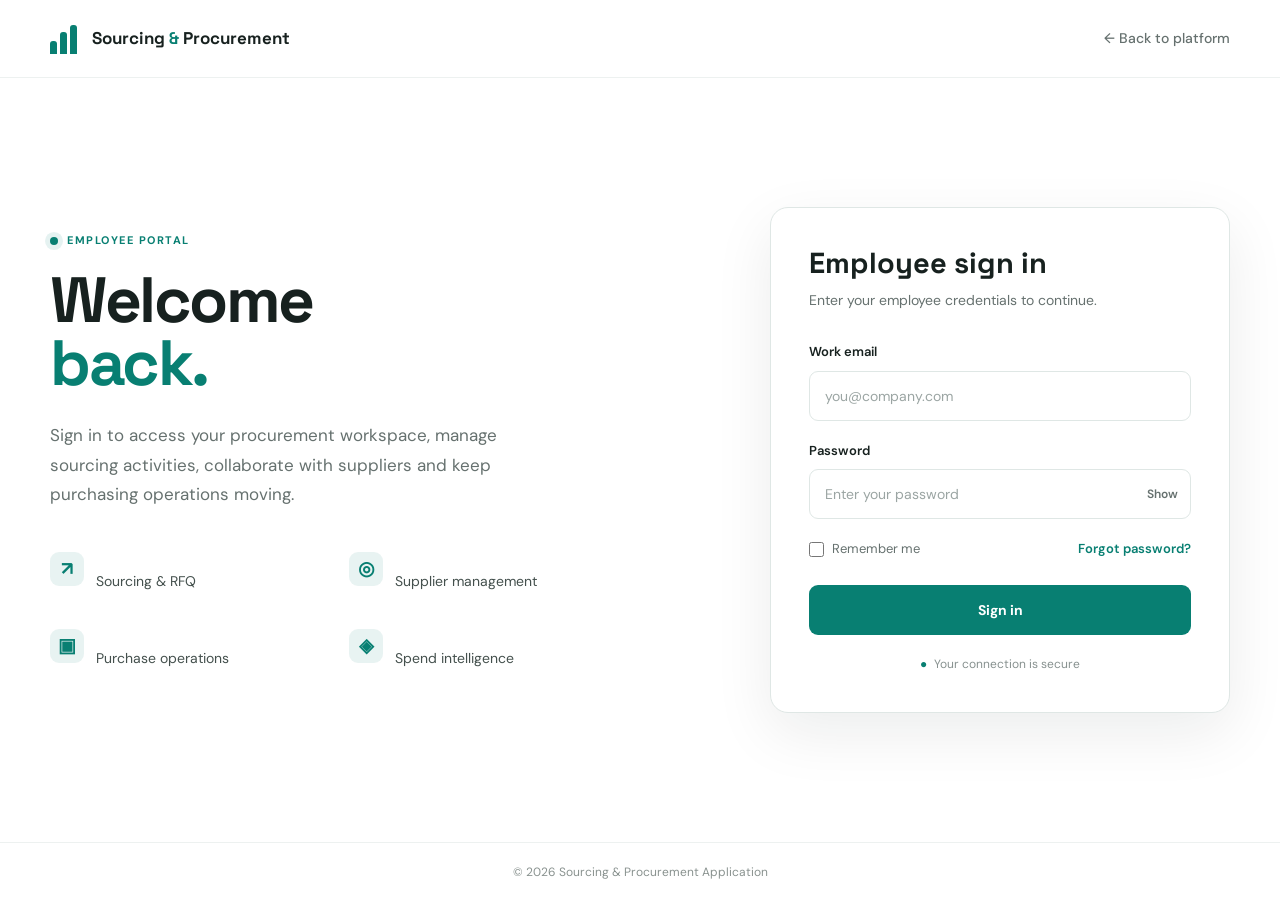
<file: spo-ui/operations.html>
<!DOCTYPE html>
<html lang="en">

<head>

    <meta charset="UTF-8">

    <meta
        name="viewport"
        content="width=device-width, initial-scale=1.0"
    >

    <meta
        name="description"
        content="Application operations"
    >

    <title>Operations | Sourcing & Procurement</title>

    <link rel="stylesheet" href="css/style.css">
    <link rel="stylesheet" href="css/dashboard.css">
    <link rel="stylesheet" href="css/settings.css">
    <link rel="stylesheet" href="css/operations.css">

    <link rel="preconnect" href="https://fonts.googleapis.com">
    <link rel="preconnect" href="https://fonts.gstatic.com" crossorigin>

    <link
        href="https://fonts.googleapis.com/css2?family=DM+Sans:wght@400;500;600;700&family=Space+Grotesk:wght@500;600;700&display=swap"
        rel="stylesheet"
    >

</head>

<body>

<div class="app">

    <!-- SIDEBAR -->

    <aside class="sidebar" id="sidebar">

        <div class="sidebar-top">

            <a href="dashboard.html" class="dashboard-logo">

                <span class="logo-icon">
                    <span></span>
                    <span></span>
                    <span></span>
                </span>

                <span>
                    Sourcing
                    <strong>&amp;</strong>
                    Procurement
                </span>

            </a>

            <button
                class="sidebar-close"
                id="sidebarClose"
                aria-label="Close navigation">
                ×
            </button>

            <nav class="sidebar-nav">

                <div class="nav-section">

                    <span class="nav-section-title">
                        WORKSPACE
                    </span>

                    <a
                        href="dashboard.html"
                        class="sidebar-link">

                        <span class="sidebar-icon">⌂</span>
                        <span>Overview</span>

                    </a>

                </div>

                <div class="nav-section">

                    <span class="nav-section-title">
                        ADMINISTRATION
                    </span>

                    <a
                        href="settings.html"
                        class="sidebar-link active">

                        <span class="sidebar-icon">⚙</span>
                        <span>Settings</span>

                    </a>

                </div>

            </nav>

        </div>

        <div class="sidebar-user">

            <div class="user-avatar" id="sidebarUserAvatar">
                ST
            </div>

            <div class="user-details">

                <strong id="sidebarUserName">
                    Somendra Tiwari
                </strong>

                <span id="sidebarUserRole">
                    Procurement Manager
                </span>

            </div>

            <button
                id="sidebarLogout"
                class="logout-button"
                title="Sign out">
                ↪
            </button>

        </div>

    </aside>


    <!-- MAIN AREA -->

    <div class="main-area">

        <!-- HEADER -->

        <header class="dashboard-header">

            <div class="header-left">

                <button
                    id="sidebarToggle"
                    class="sidebar-toggle"
                    aria-label="Open navigation">
                    ☰
                </button>

                <div>

                    <span class="breadcrumb">
                        Settings / Operations
                    </span>

                    <h1>
                        Operations
                    </h1>

                </div>

            </div>

        </header>


        <!-- CONTENT -->

        <main class="dashboard-content">

            <section class="operations-page">

                <div class="operations-page-header">

                    <div>

                        <span class="card-eyebrow">
                            PERMISSIONS
                        </span>

                        <h2>
                            Application operations
                        </h2>

                        <p>
                            View all operations available
                            across the platform.
                        </p>

                    </div>

                    <div class="operations-count">
                        <strong id="operationCount">
                            0
                        </strong>

                        <span>
                            operations
                        </span>
                    </div>

                </div>


                <!-- ERROR -->

                <div
                    id="operationsError"
                    class="operations-message error"
                    style="display: none;">
                </div>


                <!-- LOADING -->

                <div
                    id="operationsLoading"
                    class="operations-message">

                    Loading operations...

                </div>


                <!-- OPERATIONS -->

                <div
                    id="operationsContainer"
                    class="operations-container"
                    style="display: none;">

                    <div class="operations-table-wrapper">

                        <table class="operations-table">

                            <thead>

                                <tr>

                                    <th>
                                        Operation ID
                                    </th>

                                    <th>
                                        Operation Name
                                    </th>

                                    <th>
                                        Category
                                    </th>

                                </tr>

                            </thead>

                            <tbody id="operationsTableBody">
                            </tbody>

                        </table>

                    </div>

                </div>

            </section>

        </main>


        <footer class="dashboard-footer">

            <span>
                Sourcing &amp; Procurement
            </span>

            <span>
                © 2026
            </span>

        </footer>

    </div>

</div>


<div
    class="sidebar-overlay"
    id="sidebarOverlay">
</div>


<script src="js/operations.js"></script>

</body>

</html>
</file>
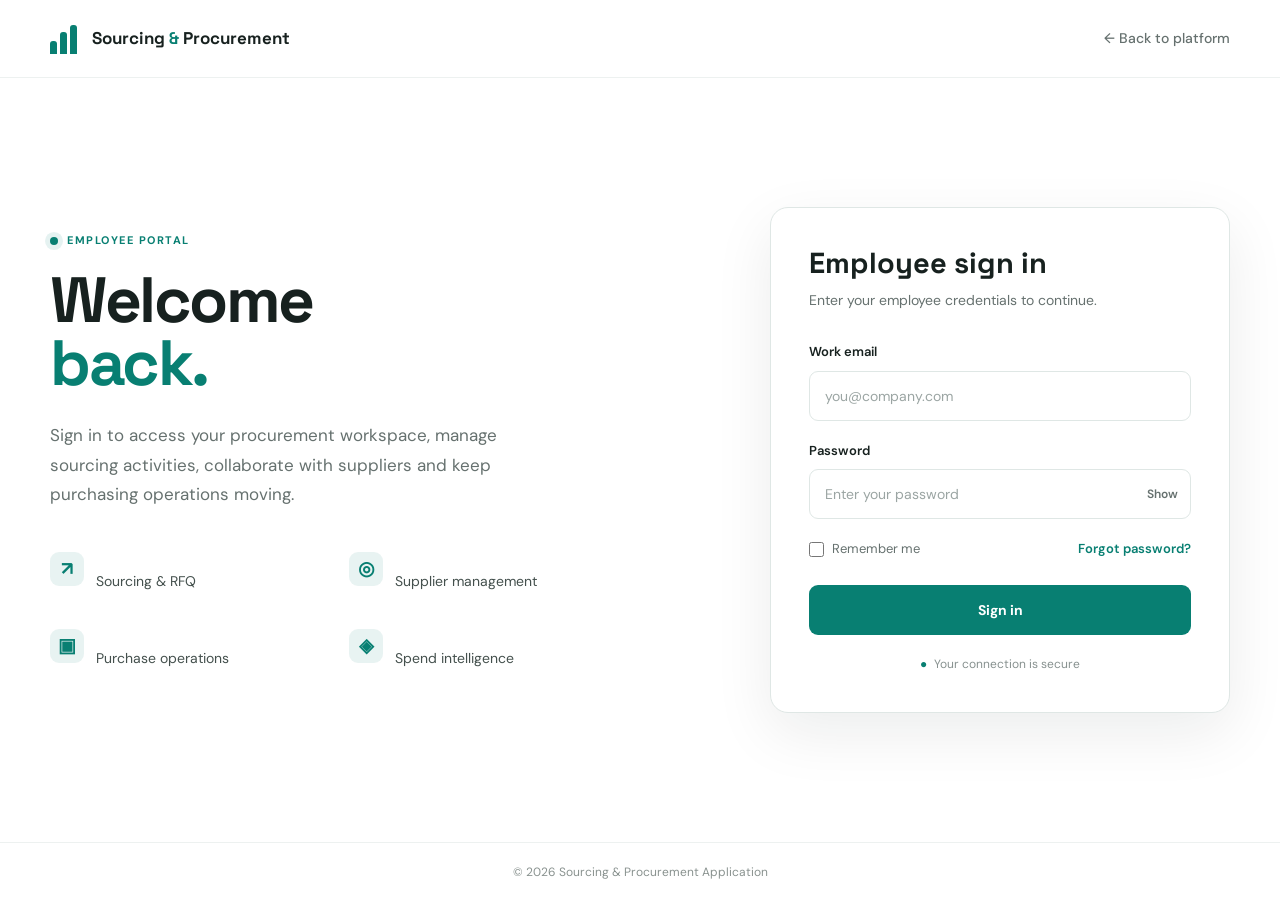
<file: spo-ui/settings.html>
<!DOCTYPE html>
<html lang="en">

<head>

    <meta charset="UTF-8">

    <meta
        name="viewport"
        content="width=device-width, initial-scale=1.0"
    >

    <meta
        name="description"
        content="Sourcing & Procurement settings"
    >

    <title>Settings | Sourcing & Procurement</title>

    <link rel="stylesheet" href="css/style.css">
    <link rel="stylesheet" href="css/dashboard.css">
    <link rel="stylesheet" href="css/settings.css">

    <link rel="preconnect" href="https://fonts.googleapis.com">
    <link rel="preconnect" href="https://fonts.gstatic.com" crossorigin>

    <link
        href="https://fonts.googleapis.com/css2?family=DM+Sans:wght@400;500;600;700&family=Space+Grotesk:wght@500;600;700&display=swap"
        rel="stylesheet"
    >

</head>


<body>

<div class="app">


    <!-- =====================================================
         SIDEBAR
         ===================================================== -->

    <aside class="sidebar" id="sidebar">

        <div class="sidebar-top">

            <a
                href="dashboard.html"
                class="dashboard-logo">

                <span class="logo-icon">

                    <span></span>
                    <span></span>
                    <span></span>

                </span>

                <span>
                    Sourcing
                    <strong>&amp;</strong>
                    Procurement
                </span>

            </a>


            <button
                class="sidebar-close"
                id="sidebarClose"
                aria-label="Close navigation">

                ×

            </button>


            <nav class="sidebar-nav">


                <!-- =================================================
                     WORKSPACE
                     ================================================= -->

                <div class="nav-section">

                    <span class="nav-section-title">
                        WORKSPACE
                    </span>


                    <a
                        href="dashboard.html"
                        class="sidebar-link">

                        <span class="sidebar-icon">⌂</span>

                        <span>Overview</span>

                    </a>


                    <a
                        href="#"
                        class="sidebar-link permission-item"
                        data-operation="VIEW_RFQ">

                        <span class="sidebar-icon">↗</span>

                        <span>Sourcing &amp; RFQ</span>

                        <span class="nav-count">
                            8
                        </span>

                    </a>


                    <a
                        href="#"
                        class="sidebar-link permission-item"
                        data-operation="VIEW_SUPPLIER">

                        <span class="sidebar-icon">◎</span>

                        <span>Suppliers</span>

                    </a>


                    <a
                        href="#"
                        class="sidebar-link permission-item"
                        data-operation="VIEW_PURCHASE_ORDER">

                        <span class="sidebar-icon">▣</span>

                        <span>Purchase Orders</span>

                        <span class="nav-count warning">
                            12
                        </span>

                    </a>


                    <a
                        href="#"
                        class="sidebar-link permission-item"
                        data-operation="VIEW_PURCHASE_REQUISITION">

                        <span class="sidebar-icon">◫</span>

                        <span>Requisitions</span>

                    </a>

                </div>


                <!-- =================================================
                     MANAGEMENT
                     ================================================= -->

                <div class="nav-section">

                    <span class="nav-section-title">
                        MANAGEMENT
                    </span>


                    <a
                        href="#"
                        class="sidebar-link permission-item"
                        data-operation="VIEW_SPEND_ANALYTICS">

                        <span class="sidebar-icon">◈</span>

                        <span>Spend Analytics</span>

                    </a>


                    <a
                        href="#"
                        class="sidebar-link permission-item"
                        data-operation="VIEW_CONTRACT">

                        <span class="sidebar-icon">⌁</span>

                        <span>Contracts</span>

                    </a>


                    <a
                        href="#"
                        class="sidebar-link permission-item"
                        data-operation="VIEW_APPROVALS">

                        <span class="sidebar-icon">✓</span>

                        <span>Approvals</span>

                        <span class="nav-count">
                            27
                        </span>

                    </a>


                    <a
                        href="#"
                        class="sidebar-link permission-item"
                        data-operation="VIEW_REPORTS">

                        <span class="sidebar-icon">▤</span>

                        <span>Reports</span>

                    </a>

                </div>


                <!-- =================================================
                     ADMINISTRATION
                     ================================================= -->

                <div class="nav-section">

                    <span class="nav-section-title">
                        ADMINISTRATION
                    </span>


                    <a
                        href="settings.html"
                        class="sidebar-link active permission-item"
                        data-operation="VIEW_SETTINGS">

                        <span class="sidebar-icon">⚙</span>

                        <span>Settings</span>

                    </a>

                </div>

            </nav>

        </div>


        <!-- =====================================================
             USER
             ===================================================== -->

        <div class="sidebar-user">

            <div
                class="user-avatar"
                id="sidebarUserAvatar">

                ST

            </div>


            <div class="user-details">

                <strong id="sidebarUserName">
                    Somendra Tiwari
                </strong>

                <span id="sidebarUserRole">
                    Procurement Manager
                </span>

            </div>


            <button
                id="sidebarLogout"
                class="logout-button"
                title="Sign out">

                ↪

            </button>

        </div>

    </aside>



    <!-- =====================================================
         MAIN AREA
         ===================================================== -->

    <div class="main-area">


        <!-- =================================================
             HEADER
             ================================================= -->

        <header class="dashboard-header">

            <div class="header-left">

                <button
                    id="sidebarToggle"
                    class="sidebar-toggle"
                    aria-label="Open navigation">

                    ☰

                </button>


                <div>

                    <span class="breadcrumb">
                        Administration / Settings
                    </span>

                    <h1>
                        Settings
                    </h1>

                </div>

            </div>


            <div class="header-actions">

                <button
                    class="header-action"
                    title="Search">

                    ⌕

                </button>


                <button
                    class="header-action notification-button"
                    id="notificationButton"
                    title="Notifications">

                    ♧

                    <span class="notification-dot"></span>

                </button>


                <div class="header-divider"></div>


                <button
                    class="profile-button"
                    id="profileButton">

                    <span
                        class="profile-avatar"
                        id="profileAvatar">

                        ST

                    </span>


                    <span
                        class="profile-name"
                        id="profileName">

                        Somendra

                    </span>


                    <span class="profile-arrow">
                        ⌄
                    </span>

                </button>

            </div>

        </header>



        <!-- =================================================
             SETTINGS CONTENT
             ================================================= -->

        <main class="dashboard-content settings-content">


            <!-- =================================================
                 PAGE INTRO
                 ================================================= -->

            <section class="welcome-section settings-welcome">

                <div>

                    <span class="welcome-label">
                        ADMINISTRATION
                    </span>

                    <h2>
                        Configure your workspace.
                    </h2>

                    <p>
                        Manage roles, access, users and
                        procurement platform settings.
                    </p>

                </div>

            </section>



            <!-- =================================================
                 ACCESS MANAGEMENT
                 ================================================= -->

            <section class="settings-section">

                <div class="section-title">

                    <div>

                        <span>
                            ACCESS MANAGEMENT
                        </span>

                        <h3>
                            Roles &amp; permissions
                        </h3>

                    </div>

                </div>


                <div class="settings-grid">


                    <!-- ROLE MANAGEMENT -->

                    <a
                        href="create-role.html"
                        class="settings-card"
                        data-operation="CREATE_ROLE">

                        <div class="settings-card-icon teal">
                            ◈
                        </div>

                        <div class="settings-card-content">

                            <span class="settings-card-label">
                                ACCESS CONTROL
                            </span>

                            <h3>
                                Role Management
                            </h3>

                            <p>
                                Create and manage roles and
                                assign operations to users.
                            </p>

                            <span class="settings-card-link">
                                Manage roles →
                            </span>

                        </div>

                    </a>



                    <!-- OPERATIONS -->

                    <a
                        href="operations.html"
                        class="settings-card"
                        data-operation="VIEW_ALL_OPERATIONS">

                        <div class="settings-card-icon blue">
                            ◇
                        </div>

                        <div class="settings-card-content">

                            <span class="settings-card-label">
                                PERMISSIONS
                            </span>

                            <h3>
                                Operations
                            </h3>

                            <p>
                                View and manage operations
                                available across the platform.
                            </p>

                            <span class="settings-card-link">
                                View operations →
                            </span>

                        </div>

                    </a>



                    <!-- USER ACCESS -->

                    <a
                        href="#"
                        class="settings-card"
                        data-operation="MANAGE_USERS">

                        <div class="settings-card-icon purple">
                            ◎
                        </div>

                        <div class="settings-card-content">

                            <span class="settings-card-label">
                                USER ACCESS
                            </span>

                            <h3>
                                User Access
                            </h3>

                            <p>
                                Manage employees and assign
                                roles to users.
                            </p>

                            <span class="settings-card-link">
                                Manage users →
                            </span>

                        </div>

                    </a>



                    <!-- SECURITY -->

                    <a
                        href="#"
                        class="settings-card"
                        data-operation="MANAGE_SECURITY">

                        <div class="settings-card-icon gold">
                            ✓
                        </div>

                        <div class="settings-card-content">

                            <span class="settings-card-label">
                                SECURITY
                            </span>

                            <h3>
                                Security
                            </h3>

                            <p>
                                Configure authentication and
                                access security settings.
                            </p>

                            <span class="settings-card-link">
                                Configure →
                            </span>

                        </div>

                    </a>

                </div>

            </section>



            <!-- =================================================
                 SYSTEM SETTINGS
                 ================================================= -->

            <section class="settings-section">

                <div class="section-title">

                    <div>

                        <span>
                            SYSTEM
                        </span>

                        <h3>
                            General settings
                        </h3>

                    </div>

                </div>


                <div class="system-settings-card">


                    <div class="system-setting-row">

                        <div class="system-setting-icon">
                            ⚙
                        </div>


                        <div class="system-setting-info">

                            <strong>
                                Organization settings
                            </strong>

                            <span>
                                Configure organization information
                                and procurement defaults.
                            </span>

                        </div>


                        <button
                            class="settings-action-button">

                            Configure →

                        </button>

                    </div>


                    <div class="system-setting-divider"></div>


                    <div class="system-setting-row">

                        <div class="system-setting-icon">
                            ♧
                        </div>


                        <div class="system-setting-info">

                            <strong>
                                Notification settings
                            </strong>

                            <span>
                                Manage approval and procurement
                                notification preferences.
                            </span>

                        </div>


                        <button
                            class="settings-action-button">

                            Configure →

                        </button>

                    </div>


                    <div class="system-setting-divider"></div>


                    <div class="system-setting-row">

                        <div class="system-setting-icon">
                            ◇
                        </div>


                        <div class="system-setting-info">

                            <strong>
                                Procurement configuration
                            </strong>

                            <span>
                                Configure procurement workflows,
                                approvals and defaults.
                            </span>

                        </div>


                        <button
                            class="settings-action-button">

                            Configure →

                        </button>

                    </div>

                </div>

            </section>


        </main>



        <!-- =================================================
             FOOTER
             ================================================= -->

        <footer class="dashboard-footer">

            <span>
                Sourcing &amp; Procurement
            </span>

            <span>
                © 2026
            </span>

        </footer>

    </div>

</div>



<!-- =====================================================
     MOBILE OVERLAY
     ===================================================== -->

<div
    class="sidebar-overlay"
    id="sidebarOverlay">
</div>



<script src="js/settings.js"></script>

</body>

</html>
</file>
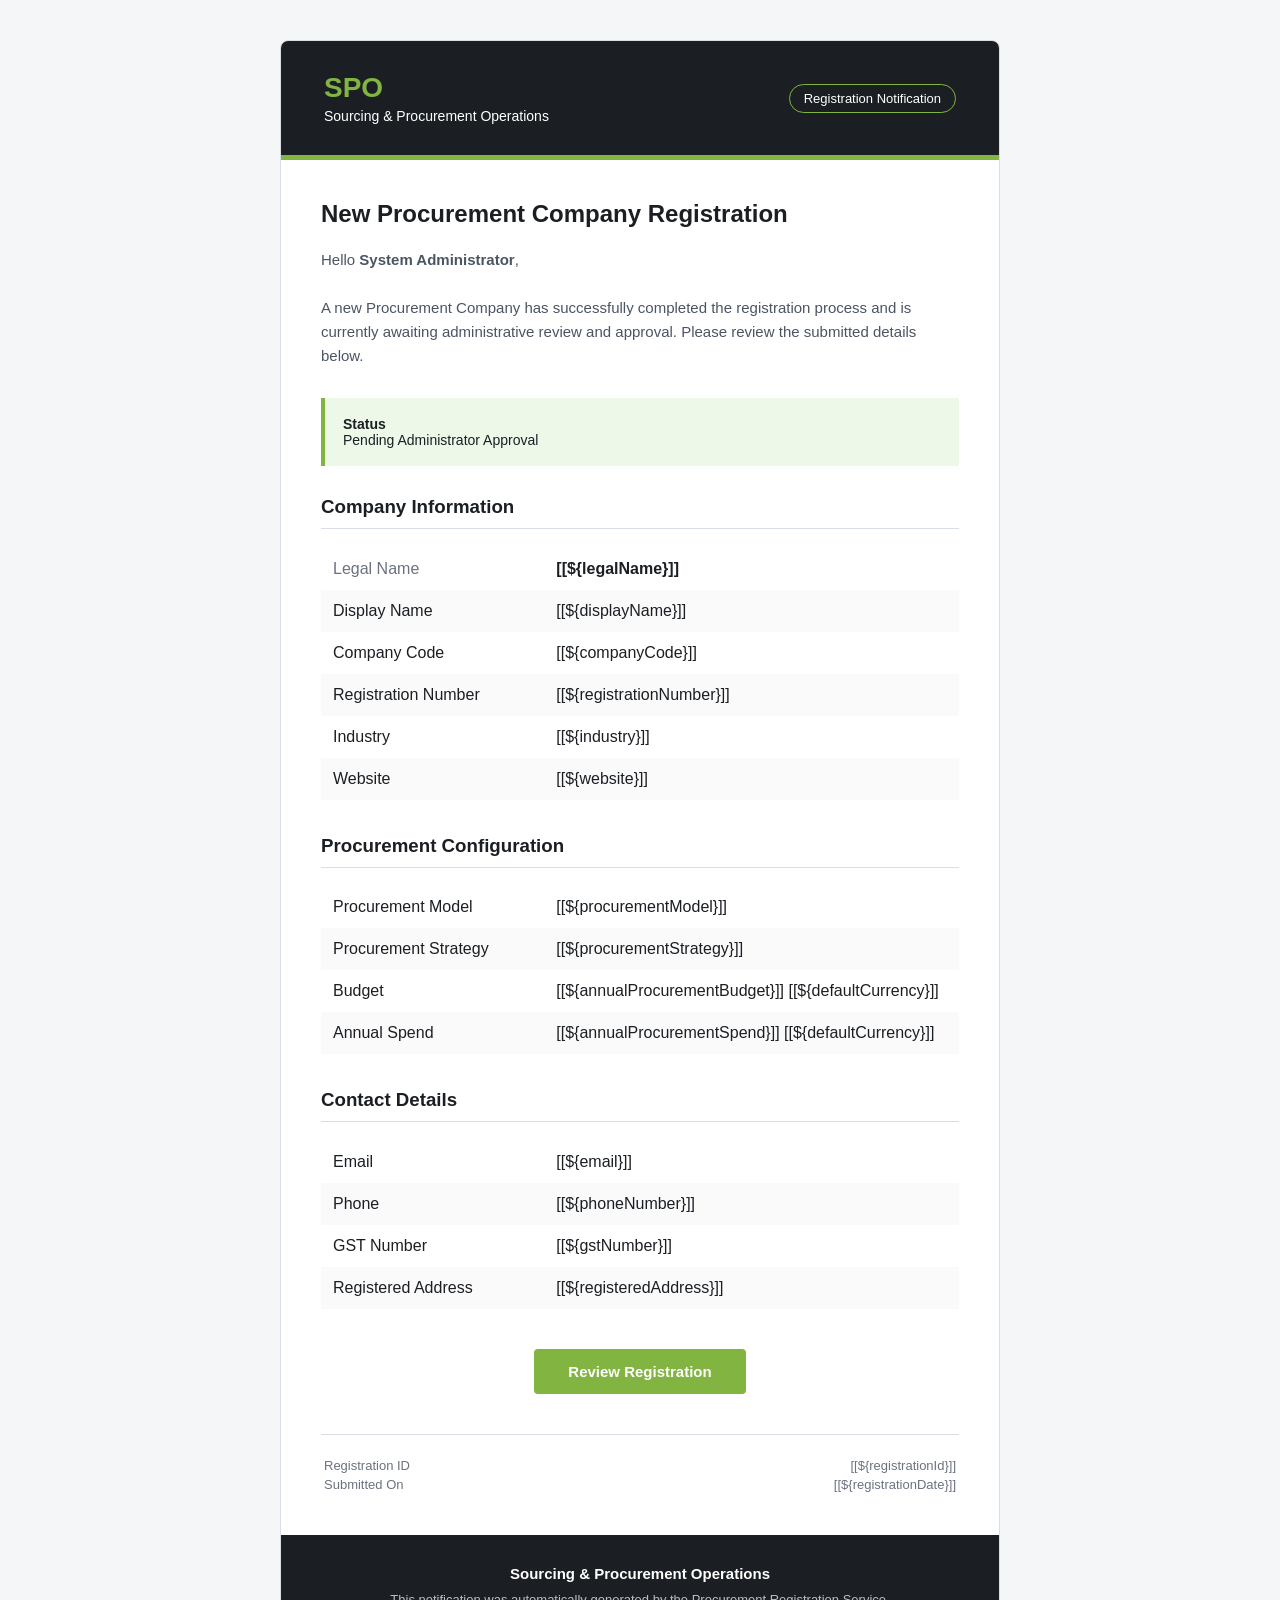
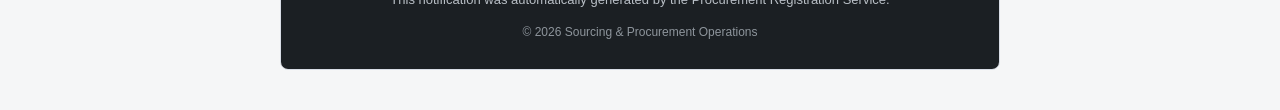
<file: sourcing-and-procurement-operations/src/main/resources/templates/procurement-compnay-registration.html>
<!DOCTYPE html>
<html lang="en" xmlns:th="http://www.thymeleaf.org">

<head>
    <meta charset="UTF-8">
    <title>New Procurement Company Registration</title>
</head>

<body style="margin:0;padding:0;background:#f5f6f7;font-family:'Segoe UI',Arial,sans-serif;color:#1b1f23;">

<table width="100%" cellpadding="0" cellspacing="0" style="background:#f5f6f7;padding:40px 0;">
    <tr>
        <td align="center">

            <table width="720" cellpadding="0" cellspacing="0"
                   style="background:#ffffff;border-radius:8px;overflow:hidden;border:1px solid #d8dde6;">

                <!-- Header -->
                <tr>
                    <td style="background:#1b1f23;padding:28px 40px;">

                        <table width="100%">
                            <tr>

                                <td align="left">
                                    <div style="font-size:28px;font-weight:700;color:#81B441;">
                                        SPO
                                    </div>

                                    <div style="font-size:14px;color:#ffffff;margin-top:4px;">
                                        Sourcing & Procurement Operations
                                    </div>
                                </td>

                                <td align="right">
                                    <div style="color:#ffffff;
                                                font-size:13px;
                                                border:1px solid #81B441;
                                                padding:6px 14px;
                                                border-radius:20px;
                                                display:inline-block;">
                                        Registration Notification
                                    </div>
                                </td>

                            </tr>
                        </table>

                    </td>
                </tr>

                <!-- Green Line -->
                <tr>
                    <td style="height:5px;background:#81B441;"></td>
                </tr>

                <!-- Body -->
                <tr>

                    <td style="padding:40px;">

                        <h2 style="margin-top:0;color:#1b1f23;">
                            New Procurement Company Registration
                        </h2>

                        <p style="font-size:15px;line-height:24px;color:#4b5563;">
                            Hello <strong>System Administrator</strong>,
                            <br><br>

                            A new Procurement Company has successfully completed the registration
                            process and is currently awaiting administrative review and approval.

                            Please review the submitted details below.
                        </p>

                        <!-- Status -->
                        <table cellpadding="0" cellspacing="0"
                               style="margin:30px 0;background:#edf8e8;border-left:4px solid #81B441;width:100%;">

                            <tr>
                                <td style="padding:18px;font-size:14px;">
                                    <strong>Status</strong>
                                    <br>
                                    Pending Administrator Approval
                                </td>
                            </tr>

                        </table>

                        <!-- Company Information -->
                        <h3 style="color:#1b1f23;border-bottom:1px solid #d8dde6;padding-bottom:10px;">
                            Company Information
                        </h3>

                        <table width="100%" cellpadding="12" cellspacing="0">

                            <tr>
                                <td width="35%" style="color:#6b7280;">Legal Name</td>
                                <td><strong>[[${legalName}]]</strong></td>
                            </tr>

                            <tr style="background:#fafafa;">
                                <td>Display Name</td>
                                <td>[[${displayName}]]</td>
                            </tr>

                            <tr>
                                <td>Company Code</td>
                                <td>[[${companyCode}]]</td>
                            </tr>

                            <tr style="background:#fafafa;">
                                <td>Registration Number</td>
                                <td>[[${registrationNumber}]]</td>
                            </tr>

                            <tr>
                                <td>Industry</td>
                                <td>[[${industry}]]</td>
                            </tr>

                            <tr style="background:#fafafa;">
                                <td>Website</td>
                                <td>[[${website}]]</td>
                            </tr>

                        </table>

                        <!-- Procurement -->
                        <h3 style="margin-top:35px;color:#1b1f23;border-bottom:1px solid #d8dde6;padding-bottom:10px;">
                            Procurement Configuration
                        </h3>

                        <table width="100%" cellpadding="12" cellspacing="0">

                            <tr>
                                <td width="35%">Procurement Model</td>
                                <td>[[${procurementModel}]]</td>
                            </tr>

                            <tr style="background:#fafafa;">
                                <td>Procurement Strategy</td>
                                <td>[[${procurementStrategy}]]</td>
                            </tr>

                            <tr>
                                <td>Budget</td>
                                <td>[[${annualProcurementBudget}]] [[${defaultCurrency}]]</td>
                            </tr>

                            <tr style="background:#fafafa;">
                                <td>Annual Spend</td>
                                <td>[[${annualProcurementSpend}]] [[${defaultCurrency}]]</td>
                            </tr>

                        </table>

                        <!-- Contact -->
                        <h3 style="margin-top:35px;color:#1b1f23;border-bottom:1px solid #d8dde6;padding-bottom:10px;">
                            Contact Details
                        </h3>

                        <table width="100%" cellpadding="12" cellspacing="0">

                            <tr>
                                <td width="35%">Email</td>
                                <td>[[${email}]]</td>
                            </tr>

                            <tr style="background:#fafafa;">
                                <td>Phone</td>
                                <td>[[${phoneNumber}]]</td>
                            </tr>

                            <tr>
                                <td>GST Number</td>
                                <td>[[${gstNumber}]]</td>
                            </tr>

                            <tr style="background:#fafafa;">
                                <td>Registered Address</td>
                                <td>[[${registeredAddress}]]</td>
                            </tr>

                        </table>

                        <!-- Action -->
                        <div style="margin-top:40px;text-align:center;">

                            <a th:href="${reviewUrl}"
                               style="background:#81B441;
                                      color:#ffffff;
                                      text-decoration:none;
                                      padding:14px 34px;
                                      border-radius:4px;
                                      font-weight:600;
                                      display:inline-block;
                                      font-size:15px;">

                                Review Registration

                            </a>

                        </div>

                        <!-- Metadata -->
                        <table width="100%"
                               style="margin-top:40px;
                                      border-top:1px solid #d8dde6;
                                      padding-top:20px;
                                      font-size:13px;
                                      color:#6b7280;">

                            <tr>
                                <td>Registration ID</td>
                                <td align="right">[[${registrationId}]]</td>
                            </tr>

                            <tr>
                                <td>Submitted On</td>
                                <td align="right">[[${registrationDate}]]</td>
                            </tr>

                        </table>

                    </td>

                </tr>

                <!-- Footer -->
                <tr>

                    <td style="background:#1b1f23;padding:30px;text-align:center;">

                        <div style="color:#ffffff;font-size:15px;font-weight:600;">
                            Sourcing & Procurement Operations
                        </div>

                        <div style="margin-top:10px;color:#b8bec5;font-size:13px;">
                            This notification was automatically generated by the
                            Procurement Registration Service.
                        </div>

                        <div style="margin-top:18px;color:#8e959c;font-size:12px;">
                            © 2026 Sourcing & Procurement Operations
                        </div>

                    </td>

                </tr>

            </table>

        </td>
    </tr>
</table>

</body>
</html>
</file>
<file: spo-ui/css/style.css>
:root {
    --primary: #087f72;
    --primary-dark: #05665c;
    --dark: #0b1d1b;
    --text: #17211f;
    --muted: #66716f;
    --light: #f4f7f6;
    --border: #dfe7e5;
    --white: #ffffff;
    --gold: #d39b32;
}

* {
    margin: 0;
    padding: 0;
    box-sizing: border-box;
}

html {
    scroll-behavior: smooth;
}

body {
    font-family: "DM Sans", sans-serif;
    color: var(--text);
    background: #ffffff;
    line-height: 1.6;
}

a {
    color: inherit;
    text-decoration: none;
}

.container {
    width: min(1180px, calc(100% - 48px));
    margin: auto;
}


/* ================= HEADER ================= */

.header {
    position: relative;
    z-index: 20;
    background: rgba(255,255,255,.95);
    border-bottom: 1px solid #edf1f0;
}

.navbar {
    height: 78px;
    display: flex;
    align-items: center;
    justify-content: space-between;
}

.logo {
    display: flex;
    align-items: center;
    gap: 11px;
    font-family: "Space Grotesk", sans-serif;
    font-weight: 700;
    font-size: 17px;
}

.logo strong {
    color: var(--primary);
}

.logo-icon {
    width: 31px;
    height: 31px;
    display: flex;
    align-items: end;
    gap: 3px;
}

.logo-icon span {
    width: 7px;
    border-radius: 3px 3px 0 0;
    background: var(--primary);
}

.logo-icon span:nth-child(1) {
    height: 13px;
}

.logo-icon span:nth-child(2) {
    height: 22px;
}

.logo-icon span:nth-child(3) {
    height: 29px;
}

.nav-links {
    display: flex;
    align-items: center;
    gap: 34px;
    font-size: 14px;
    font-weight: 500;
}

.nav-links a {
    transition: .2s;
}

.nav-links a:hover {
    color: var(--primary);
}

.nav-button {
    padding: 10px 17px;
    border: 1px solid var(--border);
    border-radius: 8px;
}

.menu-toggle {
    display: none;
    border: 0;
    background: transparent;
    font-size: 25px;
}


/* ================= HERO ================= */

.hero {
    min-height: 650px;
    display: grid;
    grid-template-columns: .9fr 1.1fr;
    gap: 60px;
    align-items: center;
    padding-top: 65px;
    padding-bottom: 80px;
}

.eyebrow,
.section-heading small,
.workflow small,
.cta > div > small {
    color: var(--primary);
    font-size: 11px;
    font-weight: 700;
    letter-spacing: 1.5px;
}

.eyebrow {
    display: flex;
    align-items: center;
    gap: 9px;
    margin-bottom: 20px;
}

.pulse {
    width: 8px;
    height: 8px;
    background: var(--primary);
    border-radius: 50%;
    box-shadow: 0 0 0 5px rgba(8,127,114,.1);
}

.hero h1 {
    font-family: "Space Grotesk", sans-serif;
    font-size: clamp(48px, 5.5vw, 76px);
    line-height: .98;
    letter-spacing: -3.5px;
    margin-bottom: 27px;
}

.hero h1 span,
.section-heading h2 span,
.workflow h2 span {
    color: var(--primary);
}

.hero-content > p {
    max-width: 550px;
    color: var(--muted);
    font-size: 17px;
    line-height: 1.75;
}

.hero-actions {
    display: flex;
    gap: 12px;
    margin-top: 31px;
}

.button {
    display: inline-flex;
    align-items: center;
    gap: 14px;
    padding: 14px 21px;
    border-radius: 8px;
    font-weight: 600;
    font-size: 14px;
    transition: transform .2s, box-shadow .2s;
}

.button:hover {
    transform: translateY(-2px);
}

.primary {
    color: white;
    background: var(--primary);
    box-shadow: 0 9px 25px rgba(8,127,114,.2);
}

.secondary {
    border: 1px solid var(--border);
}

.play {
    font-size: 9px;
    border: 1px solid #cbd4d2;
    width: 25px;
    height: 25px;
    border-radius: 50%;
    display: grid;
    place-items: center;
}

.hero-proof {
    display: flex;
    align-items: center;
    gap: 13px;
    margin-top: 38px;
}

.hero-proof strong,
.hero-proof small {
    display: block;
}

.hero-proof strong {
    font-size: 12px;
}

.hero-proof small {
    color: var(--muted);
    font-size: 11px;
}

.avatars {
    display: flex;
}

.avatars span {
    width: 30px;
    height: 30px;
    display: grid;
    place-items: center;
    margin-left: -7px;
    border: 2px solid white;
    border-radius: 50%;
    background: #dfe9e6;
    font-size: 8px;
    font-weight: 700;
}

.avatars span:first-child {
    margin-left: 0;
    background: #c6ddd8;
}


/* ================= DASHBOARD ================= */

.dashboard-wrapper {
    position: relative;
}

.dashboard {
    position: relative;
    z-index: 2;
    background: #fff;
    border: 1px solid #e0e8e6;
    border-radius: 18px;
    padding: 24px;
    box-shadow: 0 30px 70px rgba(18,50,45,.12);
}

.dashboard-header,
.chart-header,
.dashboard-footer {
    display: flex;
    align-items: center;
    justify-content: space-between;
}

.dashboard-header small {
    display: block;
    font-size: 9px;
    letter-spacing: 1px;
    color: #8b9693;
}

.dashboard-header h3 {
    font-family: "Space Grotesk";
    font-size: 17px;
    margin-top: 2px;
}

.live {
    background: #e7f6f1;
    color: var(--primary);
    padding: 5px 9px;
    border-radius: 20px;
    font-size: 10px;
    font-weight: 700;
}

.metrics {
    display: grid;
    grid-template-columns: 1fr 1fr;
    gap: 12px;
    margin: 20px 0 13px;
}

.metric {
    padding: 16px;
    background: #f7f9f8;
    border-radius: 10px;
}

.metric span,
.metric small {
    display: block;
}

.metric span {
    color: #687471;
    font-size: 10px;
}

.metric strong {
    font-family: "Space Grotesk";
    font-size: 24px;
    display: block;
    margin: 2px 0;
}

.metric small {
    font-size: 9px;
}

.positive {
    color: var(--primary);
}

.chart-card {
    border: 1px solid #e6ecea;
    border-radius: 10px;
    padding: 15px;
}

.chart-header {
    font-size: 10px;
    font-weight: 600;
    color: #596662;
}

.chart {
    position: relative;
    height: 145px;
    margin-top: 8px;
}

.chart svg {
    position: absolute;
    inset: 0;
    width: 100%;
    height: 100%;
}

.chart-line {
    position: absolute;
    left: 0;
    right: 0;
    top: 50%;
    border-top: 1px dashed #e2e9e7;
}

.chart-labels {
    display: flex;
    justify-content: space-between;
    color: #a1aaa8;
    font-size: 9px;
}

.dashboard-footer {
    margin-top: 15px;
    font-size: 9px;
    color: #74807d;
}

.dashboard-footer strong {
    color: #26322f;
    margin-left: 4px;
}

.floating-card {
    position: absolute;
    z-index: 4;
    display: flex;
    align-items: center;
    gap: 10px;
    background: white;
    border: 1px solid #e4ebe9;
    padding: 12px 15px;
    border-radius: 10px;
    box-shadow: 0 15px 35px rgba(22,54,50,.12);
}

.floating-card small,
.floating-card strong {
    display: block;
}

.floating-card small {
    font-size: 8px;
    color: #899390;
}

.floating-card strong {
    font-size: 11px;
}

.floating-icon {
    width: 30px;
    height: 30px;
    display: grid;
    place-items: center;
    border-radius: 7px;
    background: #e4f4ef;
    color: var(--primary);
    font-weight: 700;
}

.approval {
    top: 30px;
    left: -38px;
}

.supplier {
    right: -38px;
    bottom: 32px;
}

.trend {
    color: var(--primary);
}


/* ================= TRUST ================= */

.trust-section {
    border-top: 1px solid #edf1f0;
    border-bottom: 1px solid #edf1f0;
    background: #fafcfc;
}

.trust {
    min-height: 95px;
    display: flex;
    align-items: center;
    justify-content: space-between;
    gap: 30px;
}

.trust > span {
    color: #899491;
    font-size: 11px;
}

.trust > div {
    display: flex;
    gap: 35px;
    flex-wrap: wrap;
}

.trust strong {
    color: #9aa4a1;
    font-size: 11px;
    letter-spacing: 1.5px;
}


/* ================= SECTIONS ================= */

.section {
    padding-top: 115px;
    padding-bottom: 115px;
}

.section-heading {
    display: grid;
    grid-template-columns: 1fr .8fr;
    gap: 70px;
    align-items: end;
    margin-bottom: 50px;
}

.section-heading h2,
.workflow h2 {
    font-family: "Space Grotesk";
    font-size: clamp(38px, 4vw, 55px);
    line-height: 1.05;
    letter-spacing: -2px;
    margin-top: 13px;
}

.section-heading > p {
    color: var(--muted);
    font-size: 15px;
    max-width: 440px;
}


/* ================= CAPABILITIES ================= */

.capability-grid {
    display: grid;
    grid-template-columns: repeat(2, 1fr);
    gap: 16px;
}

.capability-card {
    position: relative;
    min-height: 315px;
    padding: 30px;
    border: 1px solid var(--border);
    border-radius: 15px;
    overflow: hidden;
    transition: transform .2s, box-shadow .2s;
}

.capability-card:hover {
    transform: translateY(-4px);
    box-shadow: 0 15px 35px rgba(20,50,45,.08);
}

.capability-card.large {
    grid-column: span 2;
    min-height: 290px;
}

.card-number {
    position: absolute;
    top: 24px;
    right: 27px;
    color: #aab4b1;
    font-size: 10px;
    font-weight: 700;
}

.feature-icon {
    width: 42px;
    height: 42px;
    border-radius: 10px;
    display: grid;
    place-items: center;
    font-size: 19px;
    margin-bottom: 25px;
}

.teal {
    background: #e3f4f0;
    color: var(--primary);
}

.blue {
    background: #e6eef7;
    color: #3775a8;
}

.gold {
    background: #f9efdb;
    color: #a6761c;
}

.purple {
    background: #eee8f5;
    color: #7954a2;
}

.white {
    background: rgba(255,255,255,.1);
    color: white;
}

.capability-card h3 {
    font-family: "Space Grotesk";
    font-size: 21px;
    margin-bottom: 9px;
}

.capability-card p {
    color: var(--muted);
    font-size: 13px;
    max-width: 560px;
}

.capability-card a {
    display: inline-block;
    margin-top: 22px;
    font-size: 12px;
    color: var(--primary);
    font-weight: 700;
}

.dark {
    background: var(--dark);
    border-color: var(--dark);
    color: white;
}

.dark p {
    color: #aab9b5;
}

.dark a {
    color: #74d4c6;
}

.bars {
    position: absolute;
    right: 40px;
    bottom: 30px;
    display: flex;
    align-items: end;
    gap: 7px;
    height: 90px;
}

.bars span {
    width: 12px;
    background: #247f74;
    border-radius: 3px 3px 0 0;
}

.bars span:nth-child(1) { height: 35%; }
.bars span:nth-child(2) { height: 52%; }
.bars span:nth-child(3) { height: 44%; }
.bars span:nth-child(4) { height: 72%; }
.bars span:nth-child(5) { height: 61%; }
.bars span:nth-child(6) { height: 88%; }
.bars span:nth-child(7) { height: 76%; }


/* ================= WORKFLOW ================= */

.workflow {
    background: #f4f7f6;
    padding: 115px 0;
}

.workflow-grid {
    display: grid;
    grid-template-columns: .8fr 1.2fr;
    gap: 100px;
    align-items: center;
}

.workflow p {
    color: var(--muted);
    font-size: 15px;
    margin: 25px 0;
    max-width: 430px;
}

.text-link {
    color: var(--primary);
    font-weight: 700;
    font-size: 13px;
}

.steps {
    border-top: 1px solid #dbe4e1;
}

.step {
    display: grid;
    grid-template-columns: 50px 1fr 30px;
    align-items: center;
    gap: 20px;
    padding: 25px 5px;
    border-bottom: 1px solid #dbe4e1;
}

.step > span {
    color: #a0aaa7;
    font-size: 10px;
    font-weight: 700;
}

.step strong {
    font-family: "Space Grotesk";
    font-size: 18px;
}

.step p {
    margin: 5px 0 0;
    font-size: 12px;
    max-width: none;
}

.step > b {
    color: #9ba7a4;
}

.step.active strong,
.step.active > b {
    color: var(--primary);
}


/* ================= INSIGHTS ================= */

.insight-grid {
    display: grid;
    grid-template-columns: repeat(3, 1fr);
    gap: 16px;
}

.insight-card {
    min-height: 310px;
    padding: 30px;
    border: 1px solid var(--border);
    border-radius: 14px;
}

.insight-card > small {
    color: #7e8986;
    font-size: 9px;
    letter-spacing: 1.4px;
    font-weight: 700;
}

.insight-card h3 {
    font-family: "Space Grotesk";
    font-size: 22px;
    margin: 28px 0 8px;
}

.insight-card p {
    color: var(--muted);
    font-size: 13px;
}

.highlight {
    background: var(--primary);
    color: white;
    border-color: var(--primary);
}

.highlight p,
.highlight > small {
    color: #b7ddd8;
}

.approval-flow {
    display: flex;
    align-items: center;
    gap: 7px;
    margin-top: 55px;
}

.approval-flow span {
    padding: 7px 9px;
    background: #f1f5f4;
    border-radius: 5px;
    color: #68736f;
    font-size: 9px;
}

.approval-flow b {
    color: #a2aeaa;
    font-size: 10px;
}

.progress {
    margin-top: 48px;
}

.progress > div:first-child {
    display: flex;
    justify-content: space-between;
    font-size: 10px;
}

.progress-bar {
    height: 7px;
    background: rgba(255,255,255,.2);
    border-radius: 10px;
    margin-top: 9px;
}

.progress-bar span {
    display: block;
    width: 94.8%;
    height: 100%;
    border-radius: inherit;
    background: white;
}

.score {
    margin-top: 50px;
}

.score span {
    display: block;
    color: #7d8985;
    font-size: 10px;
}

.score strong {
    font-family: "Space Grotesk";
    font-size: 48px;
}

.score small {
    color: #9aa5a2;
}


/* ================= CTA ================= */

.cta {
    position: relative;
    overflow: hidden;
    background: var(--dark);
    color: white;
    padding: 115px 0;
    text-align: center;
}

.cta > div {
    position: relative;
    z-index: 2;
}

.cta h2 {
    font-family: "Space Grotesk";
    font-size: clamp(42px, 5vw, 66px);
    line-height: 1;
    letter-spacing: -2px;
    margin: 16px 0;
}

.cta h2 em {
    color: #65cbbf;
    font-style: normal;
}

.cta p {
    color: #a8b7b3;
    max-width: 550px;
    margin: 0 auto 30px;
}

.light {
    background: white;
    color: var(--dark);
}

.cta::before,
.cta::after {
    content: "";
    position: absolute;
    width: 500px;
    height: 500px;
    border-radius: 50%;
    border: 1px solid rgba(90,190,177,.08);
}

.cta::before {
    left: -250px;
    top: -250px;
}

.cta::after {
    right: -250px;
    bottom: -300px;
}


/* ================= FOOTER ================= */

footer {
    background: #081614;
    color: white;
    padding-top: 70px;
}

.footer-grid {
    display: grid;
    grid-template-columns: 2fr 1fr 1fr 1fr;
    gap: 50px;
    padding-bottom: 65px;
}

.footer-grid > div:first-child p {
    color: #7d8d89;
    font-size: 12px;
    margin-top: 18px;
}

.footer-grid h4 {
    color: #8a9995;
    font-size: 10px;
    text-transform: uppercase;
    letter-spacing: 1px;
    margin-bottom: 17px;
}

.footer-grid > div:not(:first-child) a {
    display: block;
    font-size: 12px;
    color: #c0cbc8;
    margin-bottom: 10px;
}

.footer-bottom {
    border-top: 1px solid #1d302d;
    min-height: 65px;
    display: flex;
    justify-content: space-between;
    align-items: center;
    color: #64736f;
    font-size: 10px;
}


/* ================= RESPONSIVE ================= */

@media (max-width: 900px) {

    .hero,
    .workflow-grid {
        grid-template-columns: 1fr;
    }

    .hero {
        padding-top: 60px;
    }

    .dashboard-wrapper {
        margin-top: 25px;
    }

    .section-heading {
        grid-template-columns: 1fr;
        gap: 20px;
    }

    .insight-grid {
        grid-template-columns: 1fr;
    }

    .workflow-grid {
        gap: 55px;
    }

    .trust {
        flex-direction: column;
        justify-content: center;
        padding: 25px 0;
    }

    .trust > div {
        justify-content: center;
    }

    .footer-grid {
        grid-template-columns: 1fr 1fr;
    }
}


@media (max-width: 650px) {

    .container {
        width: min(100% - 30px, 1180px);
    }

    .menu-toggle {
        display: block;
    }

    .nav-links {
        display: none;
        position: absolute;
        top: 78px;
        left: 0;
        right: 0;
        padding: 20px;
        background: white;
        border-bottom: 1px solid var(--border);
        flex-direction: column;
        gap: 18px;
        align-items: flex-start;
    }

    .nav-links.open {
        display: flex;
    }

    .hero h1 {
        font-size: 50px;
        letter-spacing: -2.5px;
    }

    .hero-actions {
        flex-direction: column;
        align-items: stretch;
    }

    .button {
        justify-content: center;
    }

    .dashboard {
        padding: 15px;
    }

    .approval {
        left: -8px;
        top: -35px;
    }

    .supplier {
        right: -8px;
        bottom: -35px;
    }

    .capability-grid {
        grid-template-columns: 1fr;
    }

    .capability-card.large {
        grid-column: span 1;
    }

    .bars {
        display: none;
    }

    .section,
    .workflow,
    .cta {
        padding-top: 75px;
        padding-bottom: 75px;
    }

    .footer-grid {
        grid-template-columns: 1fr 1fr;
        gap: 35px 20px;
    }

    .footer-bottom {
        flex-direction: column;
        justify-content: center;
        gap: 5px;
        padding: 15px;
    }

    .trust > div {
        gap: 15px;
    }
}
</file>
<file: spo-ui/css/dashboard.css>
/* =========================================================
   DASHBOARD
   Uses the same design tokens as css/style.css
   ========================================================= */

:root {
    --dashboard-sidebar: #0b1d1b;
    --dashboard-sidebar-text: #b5c4c0;
}


/* =========================================================
   APP
   ========================================================= */

.app {
    min-height: 100vh;

    display: flex;

    background: #f4f7f6;
}


/* =========================================================
   SIDEBAR
   ========================================================= */

.sidebar {
    position: fixed;

    top: 0;
    left: 0;
    bottom: 0;

    z-index: 100;

    width: 250px;

    display: flex;
    flex-direction: column;
    justify-content: space-between;

    background: var(--dashboard-sidebar);
    color: white;

    transition: transform .25s ease;
}

.sidebar-top {
    overflow-y: auto;
}


/* =========================================================
   LOGO
   ========================================================= */

.dashboard-logo {
    height: 78px;

    display: flex;
    align-items: center;

    gap: 11px;

    padding: 0 24px;

    border-bottom: 1px solid #20332f;

    color: white;

    font-family: "Space Grotesk", sans-serif;
    font-size: 15px;
    font-weight: 700;
}

.dashboard-logo strong {
    color: #65cbbf;
}

.dashboard-logo .logo-icon {
    width: 28px;
    height: 29px;

    display: flex;
    align-items: flex-end;

    gap: 3px;
}

.dashboard-logo .logo-icon span {
    width: 6px;

    border-radius: 3px 3px 0 0;

    background: #65cbbf;
}

.dashboard-logo .logo-icon span:nth-child(1) {
    height: 12px;
}

.dashboard-logo .logo-icon span:nth-child(2) {
    height: 21px;
}

.dashboard-logo .logo-icon span:nth-child(3) {
    height: 28px;
}


/* =========================================================
   SIDEBAR NAV
   ========================================================= */

.sidebar-nav {
    padding: 25px 13px;
}

.nav-section {
    margin-bottom: 30px;
}

.nav-section-title {
    display: block;

    padding: 0 12px 10px;

    color: #667a75;

    font-size: 9px;
    font-weight: 700;

    letter-spacing: 1.4px;
}

.sidebar-link {
    position: relative;

    min-height: 43px;

    display: flex;
    align-items: center;

    gap: 12px;

    padding: 10px 12px;

    margin-bottom: 3px;

    border-radius: 7px;

    color: var(--dashboard-sidebar-text);

    font-size: 13px;
    font-weight: 500;

    transition:
        background .2s ease,
        color .2s ease;
}

.sidebar-link:hover {
    background: #142b27;

    color: white;
}

.sidebar-link.active {
    background: #123b35;

    color: #ffffff;
}

.sidebar-link.active::before {
    content: "";

    position: absolute;

    left: 0;
    top: 8px;
    bottom: 8px;

    width: 3px;

    border-radius: 0 3px 3px 0;

    background: #65cbbf;
}

.sidebar-icon {
    width: 21px;

    color: #81938e;

    font-size: 15px;

    text-align: center;
}

.sidebar-link.active .sidebar-icon {
    color: #65cbbf;
}

.nav-count {
    min-width: 21px;
    height: 21px;

    display: grid;
    place-items: center;

    margin-left: auto;

    border-radius: 10px;

    background: #1c4841;

    color: #8ddbd1;

    font-size: 9px;
    font-weight: 700;
}

.nav-count.warning {
    background: #4b3b20;

    color: #e2b65d;
}


/* =========================================================
   SIDEBAR USER
   ========================================================= */

.sidebar-user {
    display: flex;
    align-items: center;

    gap: 10px;

    padding: 17px;

    border-top: 1px solid #20332f;
}

.user-avatar,
.profile-avatar {
    width: 33px;
    height: 33px;

    display: grid;
    place-items: center;

    flex-shrink: 0;

    overflow: hidden;

    border-radius: 50%;

    background: #d5e7e3;

    color: #087f72;

    font-size: 9px;
    font-weight: 700;
}

.profile-avatar img {
    width: 100%;
    height: 100%;

    display: block;

    object-fit: cover;

    border-radius: 50%;
}

.user-avatar {
    width: 35px;
    height: 35px;

    font-size: 10px;
}

.user-details {
    min-width: 0;

    flex: 1;
}

.user-details strong,
.user-details span {
    display: block;

    overflow: hidden;

    text-overflow: ellipsis;

    white-space: nowrap;
}

.user-details strong {
    color: white;

    font-size: 11px;
}

.user-details span {
    margin-top: 2px;

    color: #71827e;

    font-size: 9px;
}

.logout-button {
    border: 0;

    background: transparent;

    color: #7e918c;

    font-size: 17px;

    cursor: pointer;
}

.logout-button:hover {
    color: #65cbbf;
}

.sidebar-close {
    display: none;
}


/* =========================================================
   MAIN AREA
   ========================================================= */

.main-area {
    width: calc(100% - 250px);

    margin-left: 250px;

    min-height: 100vh;

    display: flex;
    flex-direction: column;
}


/* =========================================================
   TOP HEADER
   ========================================================= */

.dashboard-header {
    height: 78px;

    display: flex;
    align-items: center;
    justify-content: space-between;

    padding: 0 34px;

    background: #ffffff;

    border-bottom: 1px solid #e5ecea;
}

.header-left {
    display: flex;
    align-items: center;

    gap: 15px;
}

.breadcrumb {
    display: block;

    margin-bottom: 2px;

    color: #94a09d;

    font-size: 9px;
}

.header-left h1 {
    font-family: "Space Grotesk", sans-serif;

    font-size: 19px;

    line-height: 1.2;
}

.sidebar-toggle {
    display: none;

    border: 0;

    background: transparent;

    color: #17211f;

    font-size: 21px;

    cursor: pointer;
}

.header-actions {
    display: flex;
    align-items: center;

    gap: 8px;
}

.header-action {
    position: relative;

    width: 36px;
    height: 36px;

    display: grid;
    place-items: center;

    border: 0;
    border-radius: 8px;

    background: transparent;

    color: #63706d;

    font-size: 18px;

    cursor: pointer;
}

.header-action:hover {
    background: #f3f7f6;

    color: #087f72;
}

.notification-dot {
    position: absolute;

    top: 7px;
    right: 7px;

    width: 6px;
    height: 6px;

    border-radius: 50%;

    background: #d39b32;
}

.header-divider {
    width: 1px;
    height: 28px;

    margin: 0 9px;

    background: #e4ebe9;
}

.profile-button {
    display: flex;
    align-items: center;

    gap: 8px;

    border: 0;

    background: transparent;

    cursor: pointer;
}

.profile-avatar {
    width: 33px;
    height: 33px;

    font-size: 9px;
}

.profile-name {
    color: #26322f;

    font-size: 12px;
    font-weight: 600;
}

.profile-arrow {
    color: #8a9693;

    font-size: 13px;
}


/* =========================================================
   CONTENT
   ========================================================= */

.dashboard-content {
    flex: 1;

    width: min(1400px, calc(100% - 68px));

    margin: 0 auto;

    padding: 38px 0 55px;
}


/* =========================================================
   WELCOME
   ========================================================= */

.welcome-section {
    display: flex;
    align-items: flex-end;
    justify-content: space-between;

    gap: 25px;

    margin-bottom: 30px;
}

.welcome-label {
    color: #087f72;

    font-size: 9px;
    font-weight: 700;

    letter-spacing: 1.2px;
}

.welcome-section h2 {
    margin-top: 6px;

    font-family: "Space Grotesk", sans-serif;

    font-size: 31px;
    line-height: 1.15;

    letter-spacing: -1px;
}

.welcome-section p {
    margin-top: 6px;

    color: #66716f;

    font-size: 13px;
}

.welcome-actions {
    display: flex;

    gap: 10px;
}


/* =========================================================
   BUTTONS
   ========================================================= */

.button {
    min-height: 40px;

    display: inline-flex;
    align-items: center;
    justify-content: center;

    gap: 9px;

    padding: 9px 15px;

    border-radius: 7px;

    font-family: "DM Sans", sans-serif;

    font-size: 12px;
    font-weight: 600;

    cursor: pointer;

    transition: .2s ease;
}

.button.primary {
    border: 1px solid #087f72;

    background: #087f72;

    color: white;
}

.button.primary:hover {
    background: #05665c;
}

.button.secondary {
    border: 1px solid #dfe7e5;

    background: white;

    color: #45514e;
}

.button.secondary:hover {
    border-color: #087f72;

    color: #087f72;
}


/* =========================================================
   KPI
   ========================================================= */

.kpi-grid {
    display: grid;

    grid-template-columns:
        repeat(4, minmax(0, 1fr));

    gap: 14px;

    margin-bottom: 16px;
}

.kpi-card {
    padding: 20px;

    background: white;

    border: 1px solid #dfe7e5;

    border-radius: 11px;
}

.kpi-top {
    display: flex;
    align-items: center;
    justify-content: space-between;
}

.kpi-label {
    color: #899491;

    font-size: 9px;
    font-weight: 700;

    letter-spacing: 1px;
}

.kpi-icon {
    width: 31px;
    height: 31px;

    display: grid;
    place-items: center;

    border-radius: 8px;

    font-size: 14px;
}

.kpi-icon.teal {
    background: #e3f4f0;
    color: #087f72;
}

.kpi-icon.blue {
    background: #e6eef7;
    color: #3775a8;
}

.kpi-icon.gold {
    background: #f9efdb;
    color: #a6761c;
}

.kpi-icon.purple {
    background: #eee8f5;
    color: #7954a2;
}

.kpi-value {
    display: block;

    margin-top: 12px;

    font-family: "Space Grotesk", sans-serif;

    font-size: 26px;

    letter-spacing: -1px;
}

.kpi-footer {
    display: flex;

    gap: 5px;

    margin-top: 4px;

    color: #929d9a;

    font-size: 10px;
}

.positive {
    color: #087f72;

    font-weight: 700;
}

.attention {
    color: #b27a16;

    font-weight: 700;
}


/* =========================================================
   DASHBOARD CARDS
   ========================================================= */

.dashboard-grid {
    display: grid;

    grid-template-columns: 1.65fr 1fr;

    gap: 16px;

    margin-bottom: 16px;
}

.dashboard-card {
    min-width: 0;

    padding: 22px;

    background: white;

    border: 1px solid #dfe7e5;

    border-radius: 11px;
}

.card-header {
    display: flex;
    align-items: flex-start;
    justify-content: space-between;

    gap: 20px;
}

.card-eyebrow {
    color: #8a9693;

    font-size: 8px;
    font-weight: 700;

    letter-spacing: 1.2px;
}

.card-header h3 {
    margin-top: 4px;

    font-family: "Space Grotesk", sans-serif;

    font-size: 17px;
}

.view-link {
    color: #087f72;

    font-size: 10px;
    font-weight: 700;

    white-space: nowrap;
}

.period-select {
    padding: 7px 9px;

    border: 1px solid #dfe7e5;

    border-radius: 6px;

    outline: none;

    background: white;

    color: #5d6966;

    font-family: "DM Sans", sans-serif;

    font-size: 10px;
}


/* =========================================================
   SPEND CHART
   ========================================================= */

.spend-summary {
    display: flex;
    align-items: center;

    gap: 10px;

    margin-top: 22px;
}

.spend-summary strong {
    font-family: "Space Grotesk", sans-serif;

    font-size: 25px;
}

.spend-summary span {
    padding: 4px 7px;

    border-radius: 5px;

    background: #e7f6f1;

    font-size: 9px;
}

.chart-container {
    display: flex;

    height: 245px;

    margin-top: 14px;
}

.chart-y-axis {
    width: 48px;

    display: flex;
    flex-direction: column;
    justify-content: space-between;

    padding: 7px 0 24px;

    color: #a0aaa7;

    font-size: 8px;
}

.chart-area {
    position: relative;

    flex: 1;
}

.chart-grid-lines {
    position: absolute;

    inset: 0 0 24px;

    display: flex;
    flex-direction: column;
    justify-content: space-between;
}

.chart-grid-lines span {
    width: 100%;

    border-top: 1px dashed #e6ecea;
}

.spend-chart {
    position: absolute;

    left: 0;
    top: 0;

    width: 100%;
    height: calc(100% - 24px);
}

.chart-area-fill {
    fill: url("#spendGradient");
}

.chart-line-path {
    fill: none;

    stroke: #087f72;

    stroke-width: 3;

    stroke-linecap: round;
}

.chart-x-axis {
    position: absolute;

    left: 0;
    right: 0;
    bottom: 0;

    display: flex;
    justify-content: space-between;

    color: #a0aaa7;

    font-size: 8px;
}


/* =========================================================
   APPROVALS
   ========================================================= */

.approval-total {
    display: flex;
    align-items: baseline;

    gap: 8px;

    margin: 21px 0 12px;
}

.approval-total strong {
    font-family: "Space Grotesk", sans-serif;

    font-size: 30px;
}

.approval-total span {
    color: #899491;

    font-size: 10px;
}

.approval-list {
    border-top: 1px solid #edf1f0;
}

.approval-item {
    display: flex;
    align-items: center;

    gap: 10px;

    padding: 12px 0;

    border-bottom: 1px solid #edf1f0;
}

.approval-item-icon {
    width: 30px;
    height: 30px;

    display: grid;
    place-items: center;

    border-radius: 7px;

    background: #f1f5f4;

    color: #087f72;

    font-size: 8px;
    font-weight: 700;
}

.approval-item div {
    min-width: 0;

    flex: 1;
}

.approval-item strong,
.approval-item small {
    display: block;
}

.approval-item strong {
    color: #27332f;

    font-size: 10px;
}

.approval-item small {
    margin-top: 2px;

    overflow: hidden;

    color: #8b9693;

    font-size: 9px;

    text-overflow: ellipsis;

    white-space: nowrap;
}

.approval-status {
    color: #7b8784;

    font-size: 8px;
    font-weight: 600;
}

.approval-status.urgent {
    padding: 4px 6px;

    border-radius: 4px;

    background: #fff1df;

    color: #b27a16;
}


/* =========================================================
   SUPPLIER SCORE
   ========================================================= */

.supplier-score {
    display: flex;
    align-items: center;

    gap: 35px;

    margin-top: 30px;
}

.score-circle {
    width: 130px;
    height: 130px;

    flex-shrink: 0;

    display: flex;
    flex-direction: column;
    align-items: center;
    justify-content: center;

    border: 9px solid #e3f4f0;

    border-right-color: #087f72;

    border-bottom-color: #087f72;

    border-radius: 50%;
}

.score-circle strong {
    font-family: "Space Grotesk", sans-serif;

    font-size: 29px;
}

.score-circle span {
    color: #8b9693;

    font-size: 9px;
}

.score-details {
    flex: 1;
}

.score-row {
    display: grid;

    grid-template-columns: 65px 1fr 32px;

    align-items: center;

    gap: 10px;

    margin-bottom: 16px;

    color: #67736f;

    font-size: 9px;
}

.score-row strong {
    color: #26322f;

    text-align: right;

    font-size: 9px;
}

.mini-progress {
    height: 6px;

    overflow: hidden;

    border-radius: 10px;

    background: #edf2f0;
}

.mini-progress span {
    display: block;

    height: 100%;

    border-radius: inherit;

    background: #087f72;
}


/* =========================================================
   ACTIVITY
   ========================================================= */

.activity-list {
    margin-top: 19px;
}

.activity-item {
    display: flex;

    gap: 11px;

    padding: 11px 0;

    border-bottom: 1px solid #edf1f0;
}

.activity-dot {
    width: 8px;
    height: 8px;

    flex-shrink: 0;

    margin-top: 5px;

    border-radius: 50%;
}

.activity-dot.green {
    background: #087f72;
}

.activity-dot.blue {
    background: #3775a8;
}

.activity-dot.gold {
    background: #d39b32;
}

.activity-dot.purple {
    background: #7954a2;
}

.activity-item strong,
.activity-item small {
    display: block;
}

.activity-item strong {
    color: #2b3733;

    font-size: 10px;
}

.activity-item small {
    margin-top: 2px;

    color: #929d9a;

    font-size: 8px;
}


/* =========================================================
   QUICK ACTIONS
   ========================================================= */

.quick-section {
    margin-top: 35px;
}

.section-title {
    margin-bottom: 14px;
}

.section-title span {
    color: #8a9693;

    font-size: 8px;
    font-weight: 700;

    letter-spacing: 1.2px;
}

.section-title h3 {
    margin-top: 3px;

    font-family: "Space Grotesk", sans-serif;

    font-size: 18px;
}

.quick-grid {
    display: grid;

    grid-template-columns: repeat(4, 1fr);

    gap: 12px;
}

.quick-card {
    display: flex;
    align-items: center;

    gap: 11px;

    padding: 15px;

    background: white;

    border: 1px solid #dfe7e5;

    border-radius: 9px;

    transition:
        transform .2s ease,
        box-shadow .2s ease;
}

.quick-card:hover {
    transform: translateY(-2px);

    box-shadow:
        0 10px 25px rgba(68, 240, 211, 0.07);
}

.quick-icon {
    width: 34px;
    height: 34px;

    display: grid;
    place-items: center;

    flex-shrink: 0;

    border-radius: 8px;

    font-size: 14px;
    font-weight: 700;
}

.quick-icon.teal {
    background: #e3f4f0;
    color: #087f72;
}

.quick-icon.blue {
    background: #e6eef7;
    color: #3775a8;
}

.quick-icon.gold {
    background: #f9efdb;
    color: #a6761c;
}

.quick-icon.purple {
    background: #eee8f5;
    color: #7954a2;
}

.quick-card div {
    min-width: 0;
    flex: 1;
}

.quick-card strong,
.quick-card small {
    display: block;
}

.quick-card strong {
    color: #26322f;

    font-size: 10px;
}

.quick-card small {
    margin-top: 2px;

    overflow: hidden;

    color: #929d9a;

    font-size: 8px;

    text-overflow: ellipsis;

    white-space: nowrap;
}

.quick-arrow {
    color: #087f72;

    font-size: 13px;
}


/* =========================================================
   FOOTER
   ========================================================= */

.dashboard-footer {
    min-height: 58px;

    display: flex;
    align-items: center;
    justify-content: space-between;

    padding: 0 34px;

    border-top: 1px solid #e0e8e6;

    background: white;

    color: #899491;

    font-size: 9px;
}


/* =========================================================
   MOBILE OVERLAY
   ========================================================= */

.sidebar-overlay {
    display: none;
}


/* =========================================================
   RESPONSIVE
   ========================================================= */

@media (max-width: 1150px) {

    .kpi-grid {
        grid-template-columns: repeat(2, 1fr);
    }

    .quick-grid {
        grid-template-columns: repeat(2, 1fr);
    }
}


@media (max-width: 900px) {

    .sidebar {
        transform: translateX(-100%);
    }

    .sidebar.open {
        transform: translateX(0);
    }

    .sidebar-close {
        display: block;

        position: absolute;

        top: 23px;
        right: 17px;

        border: 0;

        background: transparent;

        color: #7d918c;

        font-size: 22px;

        cursor: pointer;
    }

    .main-area {
        width: 100%;

        margin-left: 0;
    }

    .sidebar-toggle {
        display: block;
    }

    .sidebar-overlay.visible {
        display: block;

        position: fixed;

        inset: 0;

        z-index: 90;

        background: rgba(11, 29, 27, .35);
    }

    .dashboard-grid {
        grid-template-columns: 1fr;
    }

    .welcome-section {
        align-items: flex-start;

        flex-direction: column;
    }
}


@media (max-width: 650px) {

    .dashboard-header {
        padding: 0 15px;
    }

    .dashboard-content {
        width: calc(100% - 30px);

        padding-top: 25px;
    }

    .profile-name,
    .profile-arrow {
        display: none;
    }

    .header-divider {
        margin: 0 4px;
    }

    .welcome-section h2 {
        font-size: 25px;
    }

    .welcome-actions {
        width: 100%;
    }

    .welcome-actions .button {
        flex: 1;
    }

    .kpi-grid {
        grid-template-columns: 1fr 1fr;
    }

    .kpi-card {
        padding: 15px;
    }

    .kpi-value {
        font-size: 21px;
    }

    .supplier-score {
        gap: 20px;
    }

    .score-circle {
        width: 105px;
        height: 105px;
    }

    .quick-grid {
        grid-template-columns: 1fr;
    }

    .dashboard-footer {
        padding: 0 15px;
    }
}


@media (max-width: 430px) {

    .kpi-grid {
        grid-template-columns: 1fr;
    }

    .supplier-score {
        flex-direction: column;
        align-items: flex-start;
    }

    .score-details {
        width: 100%;
    }

    .welcome-actions {
        flex-direction: column;
    }

    .period-select {
        max-width: 120px;
    }
}
</file>
<file: spo-ui/css/login.css>
/* =========================================================
   LOGIN PAGE
   ========================================================= */

.login-header {
    height: 78px;
    background: #ffffff;
    border-bottom: 1px solid #edf1f0;
    display: flex;
    align-items: center;
}

.login-navbar {
    width: min(1180px, calc(100% - 48px));
    margin: 0 auto;

    display: flex;
    align-items: center;
    justify-content: space-between;
}


/* =========================================================
   BRAND
   ========================================================= */

.brand {
    display: flex;
    align-items: center;
    gap: 11px;

    color: #17211f;

    font-family: "Space Grotesk", sans-serif;
    font-size: 17px;
    font-weight: 700;
}

.brand strong {
    color: #087f72;
}

.brand-mark {
    width: 31px;
    height: 31px;

    display: flex;
    align-items: flex-end;
    gap: 3px;
}

.brand-mark span {
    width: 7px;

    border-radius: 3px 3px 0 0;

    background: #087f72;
}

.brand-mark span:nth-child(1) {
    height: 13px;
}

.brand-mark span:nth-child(2) {
    height: 22px;
}

.brand-mark span:nth-child(3) {
    height: 29px;
}


.back-link {
    color: #66716f;

    font-size: 14px;
    font-weight: 500;

    transition: color 0.2s ease;
}

.back-link:hover {
    color: #087f72;
}


/* =========================================================
   PAGE
   ========================================================= */

.login-page {
    min-height: calc(100vh - 78px - 58px);

    width: min(1180px, calc(100% - 48px));

    margin: 0 auto;

    display: grid;
    grid-template-columns: 1fr 460px;

    gap: 90px;

    align-items: center;

    padding: 70px 0;
}


/* =========================================================
   INTRO
   ========================================================= */

.login-intro {
    max-width: 580px;
}

.login-eyebrow {
    display: flex;
    align-items: center;
    gap: 9px;

    margin-bottom: 20px;

    color: #087f72;

    font-size: 11px;
    font-weight: 700;

    letter-spacing: 1.5px;
    text-transform: uppercase;
}

.eyebrow-dot {
    width: 8px;
    height: 8px;

    border-radius: 50%;

    background: #087f72;

    box-shadow:
        0 0 0 5px rgba(8, 127, 114, 0.1);
}

.login-intro h1 {
    margin-bottom: 26px;

    font-family: "Space Grotesk", sans-serif;

    font-size: clamp(46px, 5vw, 72px);
    line-height: 0.98;

    letter-spacing: -2.5px;
}

.login-intro h1 span {
    color: #087f72;
}

.login-intro > p {
    max-width: 500px;

    color: #66716f;

    font-size: 17px;
    line-height: 1.75;
}


/* =========================================================
   FEATURES
   ========================================================= */

.login-features {
    margin-top: 42px;

    display: grid;
    grid-template-columns: repeat(2, minmax(0, 1fr));

    gap: 18px;
}

.login-feature {
    display: flex;
    align-items: center;

    gap: 12px;

    color: #44504d;

    font-size: 14px;
}

.feature-icon {
    width: 34px;
    height: 34px;

    display: grid;
    place-items: center;

    border-radius: 9px;

    background: rgba(8, 127, 114, 0.09);

    color: #087f72;

    font-weight: 700;
}


/* =========================================================
   LOGIN CARD
   ========================================================= */

.login-card {
    padding: 38px;

    background: #ffffff;

    border: 1px solid #dfe7e5;
    border-radius: 18px;

    box-shadow:
        0 20px 60px rgba(11, 29, 27, 0.08);
}

.login-card-header {
    margin-bottom: 30px;
}

.login-card-header h2 {
    margin-bottom: 9px;

    font-family: "Space Grotesk", sans-serif;

    font-size: 29px;
    line-height: 1.2;
}

.login-card-header p {
    color: #66716f;

    font-size: 14px;
}


/* =========================================================
   FORM
   ========================================================= */

.form-field {
    margin-bottom: 20px;
}

.form-field label {
    display: block;

    margin-bottom: 8px;

    font-size: 13px;
    font-weight: 600;
}

.form-field input {
    width: 100%;
    height: 50px;

    padding: 0 15px;

    border: 1px solid #dfe7e5;
    border-radius: 9px;

    outline: none;

    background: #ffffff;

    color: #17211f;

    font-family: "DM Sans", sans-serif;
    font-size: 14px;

    transition:
        border-color 0.2s ease,
        box-shadow 0.2s ease;
}

.form-field input::placeholder {
    color: #9ba5a3;
}

.form-field input:focus {
    border-color: #087f72;

    box-shadow:
        0 0 0 3px rgba(8, 127, 114, 0.10);
}


/* =========================================================
   PASSWORD
   ========================================================= */

.password-field {
    position: relative;
}

.password-field input {
    padding-right: 55px;
}

.password-toggle {
    position: absolute;

    right: 13px;
    top: 50%;

    transform: translateY(-50%);

    border: 0;

    background: transparent;

    color: #66716f;

    cursor: pointer;

    font-family: "DM Sans", sans-serif;

    font-size: 12px;
    font-weight: 600;
}

.password-toggle:hover {
    color: #087f72;
}


/* =========================================================
   OPTIONS
   ========================================================= */

.login-options {
    display: flex;
    align-items: center;
    justify-content: space-between;

    margin: 4px 0 25px;
}

.remember-me {
    display: flex;
    align-items: center;

    gap: 8px;

    color: #66716f;

    font-size: 13px;

    cursor: pointer;
}

.remember-me input {
    width: 15px;
    height: 15px;

    accent-color: #087f72;

    cursor: pointer;
}

.forgot-password {
    color: #087f72;

    font-size: 13px;
    font-weight: 600;
}

.forgot-password:hover {
    text-decoration: underline;
}


/* =========================================================
   ERROR
   ========================================================= */

.login-error {
    display: none;

    margin-bottom: 18px;
    padding: 11px 13px;

    border: 1px solid #f1caca;
    border-radius: 8px;

    background: #fff5f5;

    color: #c73d3d;

    font-size: 13px;
    line-height: 1.5;
}

.login-error.visible {
    display: block;
}


/* =========================================================
   BUTTON
   ========================================================= */

.login-button {
    width: 100%;
    height: 50px;

    display: flex;
    align-items: center;
    justify-content: center;

    border: 0;
    border-radius: 9px;

    background: #087f72;
    color: #ffffff;

    font-family: "DM Sans", sans-serif;

    font-size: 14px;
    font-weight: 700;

    cursor: pointer;

    transition:
        background 0.2s ease,
        transform 0.2s ease,
        box-shadow 0.2s ease;
}

.login-button:hover {
    background: #05665c;

    box-shadow:
        0 8px 20px rgba(8, 127, 114, 0.20);

    transform: translateY(-1px);
}

.login-button:disabled {
    opacity: 0.65;

    cursor: not-allowed;

    transform: none;

    box-shadow: none;
}


/* =========================================================
   LOADING
   ========================================================= */

.login-spinner {
    width: 16px;
    height: 16px;

    border: 2px solid rgba(255, 255, 255, 0.4);
    border-top-color: #ffffff;

    border-radius: 50%;

    animation: login-spin 0.7s linear infinite;
}

@keyframes login-spin {
    to {
        transform: rotate(360deg);
    }
}


/* =========================================================
   SECURITY
   ========================================================= */

.security-message {
    display: flex;
    align-items: center;
    justify-content: center;

    gap: 7px;

    margin-top: 20px;

    color: #87918f;

    font-size: 12px;
}

.security-message span {
    color: #087f72;
}


/* =========================================================
   FOOTER
   ========================================================= */

.login-footer {
    min-height: 58px;

    padding: 20px 24px;

    border-top: 1px solid #edf1f0;

    background: #ffffff;

    color: #89928f;

    font-size: 12px;

    text-align: center;
}


/* =========================================================
   RESPONSIVE
   ========================================================= */

@media (max-width: 900px) {

    .login-page {
        grid-template-columns: 1fr;

        gap: 45px;

        max-width: 560px;

        padding: 55px 0;
    }

    .login-intro {
        margin: 0 auto;

        text-align: center;
    }

    .login-eyebrow {
        justify-content: center;
    }

    .login-intro > p {
        margin: 0 auto;
    }

    .login-features {
        text-align: left;
    }
}


@media (max-width: 560px) {

    .login-header {
        height: 70px;
    }

    .login-navbar,
    .login-page {
        width: calc(100% - 30px);
    }

    .login-intro h1 {
        font-size: 43px;

        letter-spacing: -1.8px;
    }

    .login-intro > p {
        font-size: 15px;
    }

    .login-features {
        grid-template-columns: 1fr;

        margin-top: 30px;
    }

    .login-card {
        padding: 28px 22px;

        border-radius: 14px;
    }

    .login-card-header h2 {
        font-size: 25px;
    }
}
</file>
<file: spo-ui/css/onboarding.css>
:root {
    --primary: #087f72;
    --primary-dark: #05665c;

    --dark: #0b1d1b;
    --text: #17211f;
    --muted: #66716f;

    --background: #f5f8f7;
    --white: #ffffff;

    --border: #dce6e3;
    --border-light: #e9efed;

    --danger: #c63d3d;

    --shadow:
        0 20px 60px rgba(17, 48, 43, 0.08);
}


* {
    margin: 0;
    padding: 0;
    box-sizing: border-box;
}


body {
    min-height: 100vh;

    font-family: "DM Sans", sans-serif;

    color: var(--text);

    background:
        radial-gradient(
            circle at 80% 0%,
            rgba(8, 127, 114, 0.07),
            transparent 30%
        ),
        var(--background);

    line-height: 1.6;
}


a {
    color: inherit;
    text-decoration: none;
}


button,
input,
select,
textarea {
    font: inherit;
}


button {
    cursor: pointer;
}


.app-shell {
    min-height: 100vh;
}


/* =========================================================
   HEADER
========================================================= */

.topbar {
    height: 78px;

    display: flex;
    align-items: center;
    justify-content: space-between;

    padding: 0 42px;

    background: rgba(255, 255, 255, 0.94);

    border-bottom: 1px solid var(--border-light);
}


.brand {
    display: flex;
    align-items: center;

    gap: 11px;

    font-family: "Space Grotesk", sans-serif;

    font-size: 17px;
    font-weight: 700;
}


.brand strong {
    color: var(--primary);
}


.brand-mark {
    width: 30px;
    height: 30px;

    display: flex;
    align-items: end;

    gap: 3px;
}


.brand-mark i {
    display: block;

    width: 7px;

    border-radius: 3px 3px 0 0;

    background: var(--primary);
}


.brand-mark i:nth-child(1) {
    height: 13px;
}


.brand-mark i:nth-child(2) {
    height: 21px;
}


.brand-mark i:nth-child(3) {
    height: 29px;
}


.back-link {
    color: var(--muted);

    font-size: 13px;
    font-weight: 600;

    transition: color .2s ease;
}


.back-link:hover {
    color: var(--primary);
}


/* =========================================================
   MAIN
========================================================= */

.onboarding-page {
    width: min(1050px, calc(100% - 40px));

    margin: auto;

    padding: 65px 0 90px;
}


.intro {
    max-width: 700px;

    margin-bottom: 42px;
}


.eyebrow {
    color: var(--primary);

    font-size: 10px;
    font-weight: 700;

    letter-spacing: 1.7px;
}


.intro h1 {
    margin-top: 12px;

    font-family: "Space Grotesk", sans-serif;

    font-size: clamp(42px, 5vw, 62px);

    line-height: 1.03;

    letter-spacing: -2.7px;
}


.intro h1 span {
    color: var(--primary);
}


.intro p {
    max-width: 620px;

    margin-top: 20px;

    color: var(--muted);

    font-size: 15px;
}


/* =========================================================
   PROGRESS
========================================================= */

.progress {
    display: flex;
    align-items: center;

    margin-bottom: 22px;

    padding: 0 15px;
}


.progress-step {
    display: flex;
    align-items: center;

    gap: 8px;

    color: #9aa6a3;

    white-space: nowrap;
}


.progress-step span {
    width: 34px;
    height: 34px;

    display: grid;
    place-items: center;

    border-radius: 50%;

    background: #e8efed;

    font-size: 10px;
    font-weight: 700;

    transition: .2s ease;
}


.progress-step small {
    font-size: 10px;
    font-weight: 600;
}


.progress-step.active {
    color: var(--primary);
}


.progress-step.active span {
    color: white;

    background: var(--primary);

    box-shadow:
        0 0 0 5px rgba(8, 127, 114, .1);
}


.progress-step.completed span {
    color: white;

    background: var(--primary);
}


.progress-line {
    flex: 1;

    height: 1px;

    min-width: 20px;

    margin: 0 10px;

    background: #dbe4e1;
}


/* =========================================================
   FORM CARD
========================================================= */

.form-step {
    display: none;

    padding: 38px;

    background: var(--white);

    border: 1px solid var(--border);

    border-radius: 16px;

    box-shadow: var(--shadow);

    animation: fadeIn .25s ease;
}


.form-step.active {
    display: block;
}


@keyframes fadeIn {

    from {
        opacity: 0;
        transform: translateY(5px);
    }

    to {
        opacity: 1;
        transform: translateY(0);
    }

}


.card-heading {
    margin-bottom: 32px;
}


.step-label {
    color: var(--primary);

    font-size: 10px;
    font-weight: 700;

    letter-spacing: 1.3px;
}


.card-heading h2 {
    margin-top: 7px;

    font-family: "Space Grotesk", sans-serif;

    font-size: 28px;

    letter-spacing: -.8px;
}


.card-heading p {
    margin-top: 6px;

    color: var(--muted);

    font-size: 13px;
}


/* =========================================================
   FORM
========================================================= */

.form-grid {
    display: grid;

    grid-template-columns: repeat(2, 1fr);

    gap: 22px 20px;
}


.form-grid label {
    display: flex;

    flex-direction: column;

    gap: 8px;

    color: #34413e;

    font-size: 12px;
    font-weight: 600;
}


.form-grid label.full {
    grid-column: 1 / -1;
}


input,
select,
textarea {
    width: 100%;

    padding: 13px 14px;

    color: var(--text);

    background: white;

    border: 1px solid #d6e1de;

    border-radius: 8px;

    outline: none;

    font-size: 13px;

    transition:
        border-color .2s ease,
        box-shadow .2s ease;
}


input::placeholder,
textarea::placeholder {
    color: #a3aeab;
}


select {
    cursor: pointer;
}


textarea {
    resize: vertical;

    min-height: 100px;
}


input:focus,
select:focus,
textarea:focus {
    border-color: var(--primary);

    box-shadow:
        0 0 0 3px rgba(8, 127, 114, .09);
}


input.invalid,
select.invalid,
textarea.invalid {
    border-color: var(--danger);

    box-shadow:
        0 0 0 3px rgba(198, 61, 61, .08);
}


.input-prefix {
    position: relative;
}


.input-prefix span {
    position: absolute;

    left: 14px;
    top: 50%;

    transform: translateY(-50%);

    color: #7c8985;

    font-size: 13px;

    pointer-events: none;
}


.input-prefix input {
    padding-left: 30px;
}


/* =========================================================
   CONTROLS
========================================================= */

.control-section {
    margin-top: 36px;

    padding-top: 30px;

    border-top: 1px solid var(--border-light);
}


.control-heading h3 {
    font-family: "Space Grotesk", sans-serif;

    font-size: 17px;
}


.control-heading p {
    margin-top: 3px;

    color: var(--muted);

    font-size: 12px;
}


.control-grid {
    display: grid;

    grid-template-columns: repeat(2, 1fr);

    gap: 10px;

    margin-top: 20px;
}


.toggle {
    position: relative;

    display: flex;
    align-items: center;

    gap: 12px;

    padding: 13px 14px;

    border: 1px solid var(--border-light);

    border-radius: 8px;

    background: #fbfcfc;

    color: #43504d;

    font-size: 12px;

    cursor: pointer;

    transition: .2s ease;
}


.toggle:hover {
    border-color: #bfd4cf;
}


.toggle input {
    position: absolute;

    opacity: 0;

    pointer-events: none;
}


.toggle-switch {
    position: relative;

    width: 34px;
    height: 19px;

    flex-shrink: 0;

    border-radius: 20px;

    background: #cdd7d4;

    transition: .2s ease;
}


.toggle-switch::after {
    content: "";

    position: absolute;

    top: 3px;
    left: 3px;

    width: 13px;
    height: 13px;

    border-radius: 50%;

    background: white;

    box-shadow: 0 1px 3px rgba(0,0,0,.2);

    transition: .2s ease;
}


.toggle input:checked + .toggle-switch {
    background: var(--primary);
}


.toggle input:checked + .toggle-switch::after {
    transform: translateX(15px);
}


/* =========================================================
   REVIEW
========================================================= */

.review-grid {
    display: grid;

    grid-template-columns: repeat(2, 1fr);

    gap: 12px;
}


.review-section {
    grid-column: 1 / -1;

    margin-top: 15px;

    padding-bottom: 8px;

    color: var(--primary);

    font-size: 10px;
    font-weight: 700;

    letter-spacing: 1.3px;

    border-bottom: 1px solid var(--border-light);
}


.review-item {
    padding: 14px;

    background: #f8faf9;

    border: 1px solid #e8eeec;

    border-radius: 8px;
}


.review-item small {
    display: block;

    margin-bottom: 3px;

    color: #87938f;

    font-size: 9px;
}


.review-item strong {
    display: block;

    color: #26332f;

    font-size: 12px;

    word-break: break-word;
}


/* =========================================================
   ACTIONS
========================================================= */

.form-actions {
    display: flex;
    align-items: center;

    min-height: 70px;

    margin-top: 18px;

    padding: 0 3px;
}


.actions-spacer {
    flex: 1;
}


.button {
    display: inline-flex;
    align-items: center;
    justify-content: center;

    gap: 9px;

    min-height: 45px;

    padding: 0 20px;

    border: 0;

    border-radius: 8px;

    font-size: 12px;
    font-weight: 700;

    transition:
        transform .2s ease,
        box-shadow .2s ease,
        background .2s ease;
}


.button:hover {
    transform: translateY(-1px);
}


.button.primary {
    color: white;

    background: var(--primary);

    box-shadow:
        0 8px 20px rgba(8, 127, 114, .17);
}


.button.primary:hover {
    background: var(--primary-dark);
}


.button.secondary {
    color: #4c5956;

    background: white;

    border: 1px solid var(--border);
}


.button.secondary:hover {
    border-color: #b8c9c5;
}


.button:disabled {
    opacity: .65;

    cursor: not-allowed;

    transform: none;
}


.hidden {
    display: none !important;
}


/* =========================================================
   ERROR
========================================================= */

.error-banner {
    margin-top: 20px;

    padding: 13px 15px;

    color: #9e2f2f;

    background: #fff1f1;

    border: 1px solid #f1caca;

    border-radius: 8px;

    font-size: 12px;
}


.success-card {
    padding: 55px 25px;

    text-align: center;
}


.success-icon {
    width: 60px;
    height: 60px;

    display: grid;
    place-items: center;

    margin: 0 auto 20px;

    color: white;

    background: var(--primary);

    border-radius: 50%;

    font-size: 25px;
}


.success-card h2 {
    font-family: "Space Grotesk", sans-serif;

    font-size: 28px;
}


.success-card p {
    max-width: 500px;

    margin: 10px auto 0;

    color: var(--muted);

    font-size: 13px;
}


.company-code {
    display: inline-block;

    margin-top: 20px;

    padding: 8px 13px;

    color: var(--primary);

    background: #e8f5f2;

    border-radius: 6px;

    font-size: 12px;
    font-weight: 700;
}


/* =========================================================
   RESPONSIVE
========================================================= */

@media (max-width: 800px) {

    .topbar {
        padding: 0 20px;
    }


    .onboarding-page {
        width: min(100% - 25px, 1050px);

        padding-top: 45px;
    }


    .progress {
        overflow-x: auto;

        padding-bottom: 10px;
    }


    .progress-step small {
        display: none;
    }


    .form-step {
        padding: 25px;
    }


    .form-grid,
    .control-grid,
    .review-grid {
        grid-template-columns: 1fr;
    }


    .form-grid label.full {
        grid-column: auto;
    }


    .review-section {
        grid-column: auto;
    }

}


@media (max-width: 520px) {

    .brand {
        font-size: 14px;
    }


    .back-link {
        font-size: 11px;
    }


    .intro h1 {
        font-size: 42px;
    }


    .form-step {
        padding: 20px;
    }


    .form-actions {
        gap: 10px;
    }


    .button {
        padding: 0 15px;
    }

}
</file>
<file: spo-ui/css/settings.css>
/* ============================================================
   SETTINGS PAGE
   ============================================================ */

.settings-content {
    max-width: 1400px;
}

.settings-welcome {
    margin-bottom: 36px;
}


/* ============================================================
   SETTINGS SECTION
   ============================================================ */

.settings-section {
    margin-bottom: 36px;
}


.settings-section .section-title {
    margin-bottom: 18px;
}


/* ============================================================
   SETTINGS GRID
   ============================================================ */

.settings-grid {
    display: grid;
    grid-template-columns: repeat(2, 1fr);
    gap: 18px;
}


/* ============================================================
   SETTINGS CARD
   ============================================================ */

.settings-card {
    display: flex;
    gap: 20px;

    padding: 26px;

    background: #ffffff;

    border: 1px solid #e7e9e8;

    border-radius: 14px;

    text-decoration: none;

    transition:
        transform 0.2s ease,
        box-shadow 0.2s ease,
        border-color 0.2s ease;
}


.settings-card:hover {
    transform: translateY(-2px);

    border-color: #d2d8d6;

    box-shadow:
        0 10px 30px rgba(20, 35, 32, 0.08);
}


.settings-card-icon {
    width: 48px;
    height: 48px;

    flex-shrink: 0;

    display: flex;
    align-items: center;
    justify-content: center;

    border-radius: 12px;

    font-size: 21px;
    font-weight: 600;
}


.settings-card-icon.teal {
    background: #e5f5f2;
    color: #087f72;
}


.settings-card-icon.blue {
    background: #e9f1fb;
    color: #3778b9;
}


.settings-card-icon.purple {
    background: #f0ebf8;
    color: #7955a6;
}


.settings-card-icon.gold {
    background: #fbf3dc;
    color: #a57a13;
}


.settings-card-content {
    min-width: 0;
}


.settings-card-label {
    display: block;

    margin-bottom: 5px;

    font-size: 10px;
    font-weight: 700;

    letter-spacing: 0.08em;

    color: #8a9490;
}


.settings-card-content h3 {
    margin: 0 0 8px;

    font-family: "Space Grotesk", sans-serif;

    font-size: 19px;
    font-weight: 600;

    color: #17201d;
}


.settings-card-content p {
    margin: 0 0 18px;

    max-width: 430px;

    font-size: 14px;
    line-height: 1.6;

    color: #68736f;
}


.settings-card-link {
    font-size: 13px;
    font-weight: 600;

    color: #087f72;
}


/* ============================================================
   SYSTEM SETTINGS
   ============================================================ */

.system-settings-card {
    overflow: hidden;

    background: #ffffff;

    border: 1px solid #e7e9e8;

    border-radius: 14px;
}


.system-setting-row {
    display: flex;
    align-items: center;

    gap: 18px;

    padding: 22px 26px;
}


.system-setting-icon {
    width: 42px;
    height: 42px;

    flex-shrink: 0;

    display: flex;
    align-items: center;
    justify-content: center;

    background: #f3f5f4;

    border-radius: 10px;

    color: #52605b;

    font-size: 18px;
}


.system-setting-info {
    display: flex;
    flex-direction: column;

    gap: 5px;

    flex: 1;
}


.system-setting-info strong {
    font-size: 15px;
    font-weight: 600;

    color: #202925;
}


.system-setting-info span {
    font-size: 13px;
    line-height: 1.5;

    color: #7a8580;
}


.settings-action-button {
    border: none;
    background: transparent;

    color: #087f72;

    font-family: "DM Sans", sans-serif;

    font-size: 13px;
    font-weight: 600;

    cursor: pointer;

    white-space: nowrap;
}


.settings-action-button:hover {
    text-decoration: underline;
}


.system-setting-divider {
    height: 1px;

    margin: 0 26px;

    background: #edf0ef;
}


/* ============================================================
   RESPONSIVE
   ============================================================ */

@media (max-width: 900px) {

    .settings-grid {
        grid-template-columns: 1fr;
    }

}


@media (max-width: 600px) {

    .settings-card {
        padding: 20px;
    }


    .system-setting-row {
        align-items: flex-start;

        padding: 20px;
    }


    .settings-action-button {
        margin-top: 5px;
    }


    .system-setting-info span {
        font-size: 12px;
    }

}
</file>
<file: spo-ui/css/operations.css>
.operations-page {
    width: 100%;
}

.operations-page-header {
    display: flex;
    justify-content: space-between;
    align-items: flex-end;
    gap: 24px;
    margin-bottom: 28px;
}

.operations-page-header h2 {
    margin: 6px 0 8px;
    font-family: "Space Grotesk", sans-serif;
    font-size: 28px;
}

.operations-page-header p {
    margin: 0;
    color: #667085;
}

.operations-count {
    display: flex;
    flex-direction: column;
    align-items: flex-end;
}

.operations-count strong {
    font-family: "Space Grotesk", sans-serif;
    font-size: 32px;
}

.operations-count span {
    color: #667085;
    font-size: 13px;
}

.operations-container {
    background: #ffffff;
    border: 1px solid #e5e7eb;
    border-radius: 14px;
    overflow: hidden;
}

.operations-table-wrapper {
    width: 100%;
    overflow-x: auto;
}

.operations-table {
    width: 100%;
    border-collapse: collapse;
}

.operations-table th {
    text-align: left;
    padding: 16px 20px;
    background: #f8fafc;
    border-bottom: 1px solid #e5e7eb;
    color: #667085;
    font-size: 12px;
    font-weight: 700;
    text-transform: uppercase;
    letter-spacing: .04em;
}

.operations-table td {
    padding: 17px 20px;
    border-bottom: 1px solid #eef0f2;
    font-size: 14px;
}

.operations-table tr:last-child td {
    border-bottom: none;
}

.operation-id {
    font-family: monospace;
    font-size: 13px;
    color: #475467;
}

.operation-category {
    display: inline-block;
    padding: 5px 10px;
    border-radius: 999px;
    background: #eef6ff;
    color: #175cd3;
    font-size: 12px;
    font-weight: 600;
}

.operations-message {
    padding: 32px;
    text-align: center;
    color: #667085;
}

.operations-message.error {
    background: #fff5f5;
    border: 1px solid #fecaca;
    border-radius: 12px;
    color: #b42318;
}
</file>
